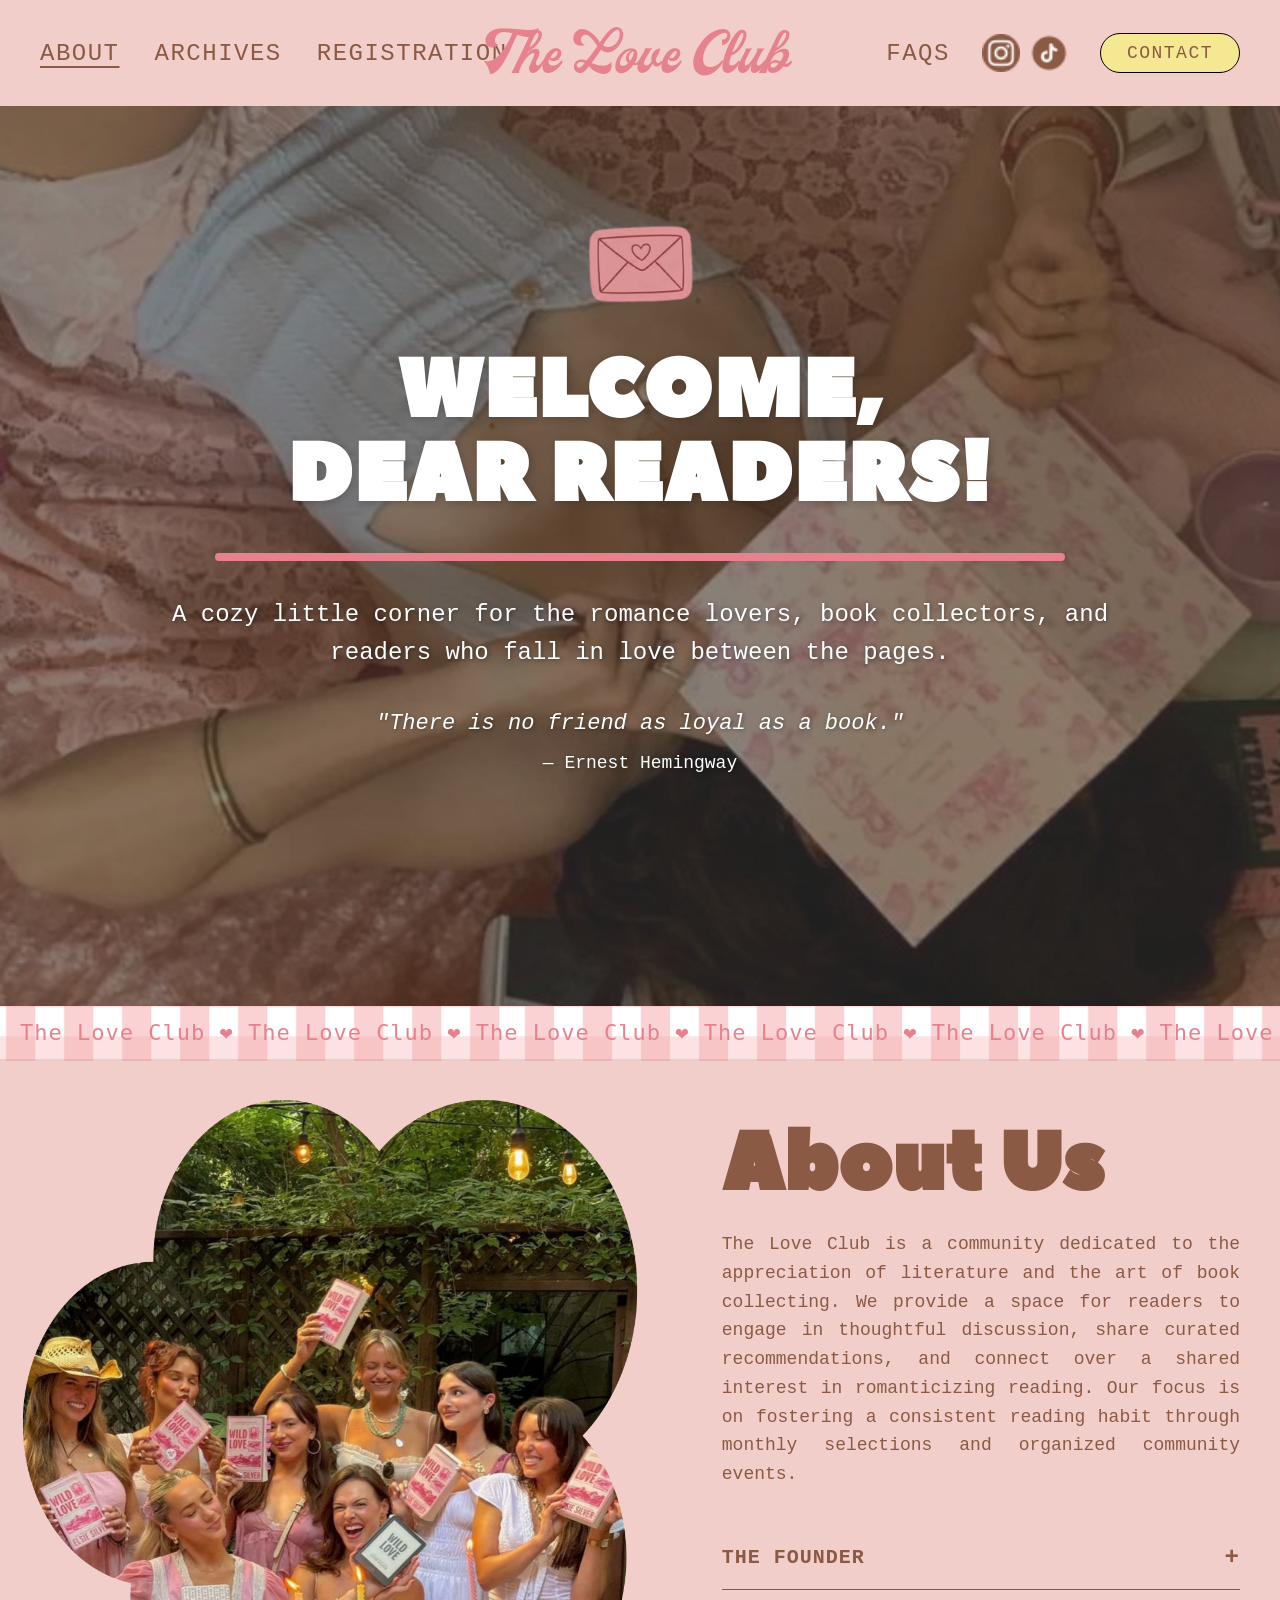
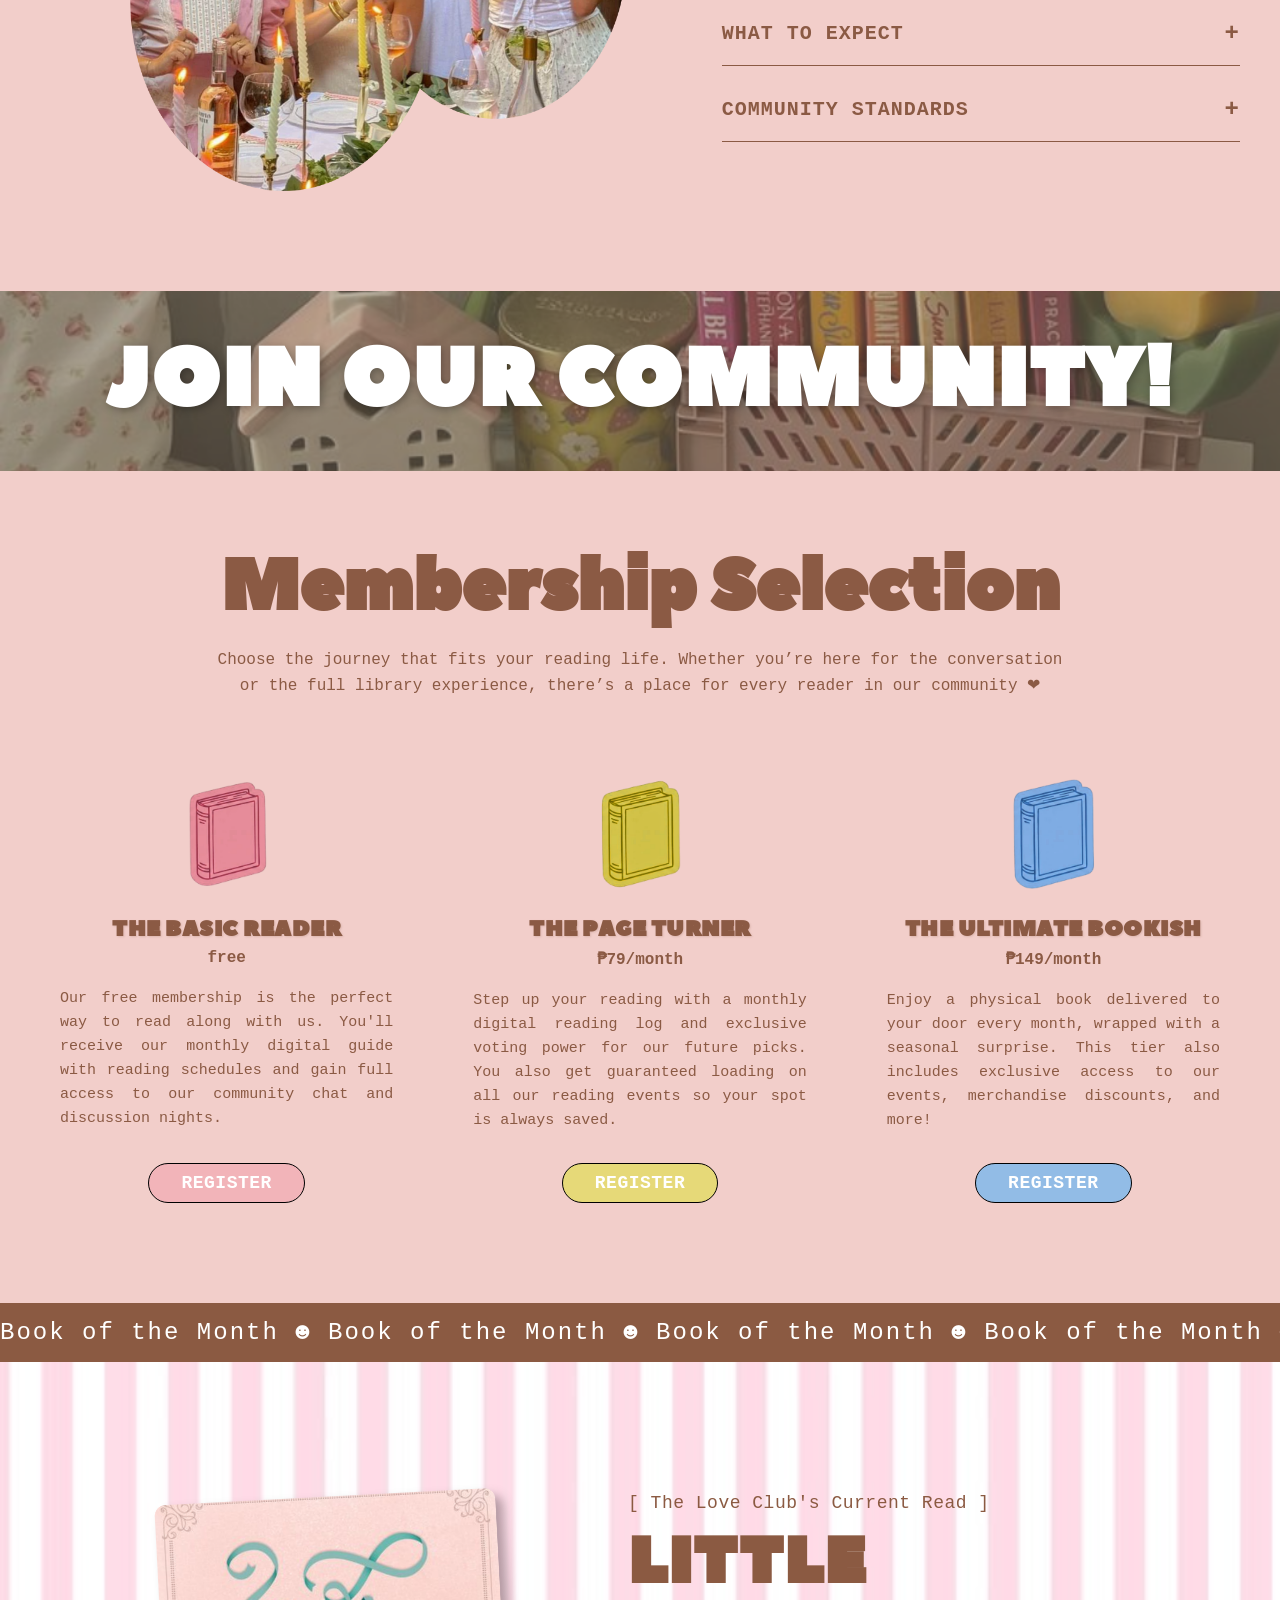
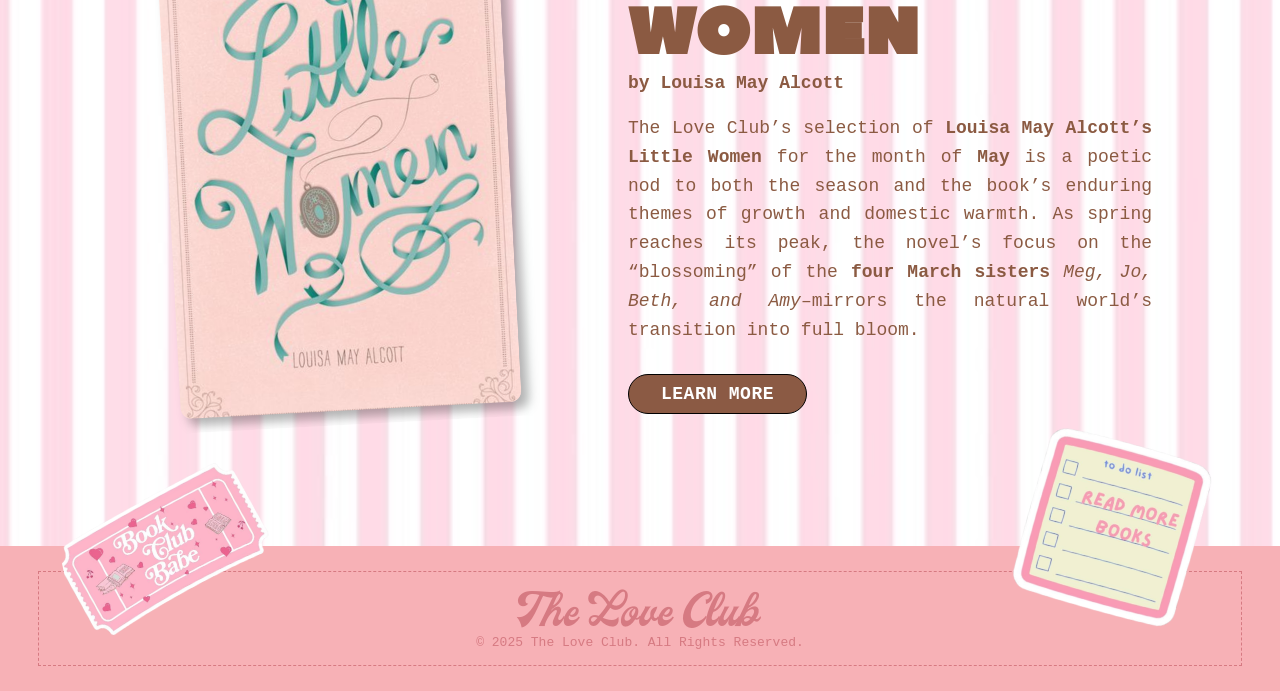
<file: Index.html>
<!DOCTYPE html>
<html lang="en">
<head>
    <meta charset="UTF-8">
    <meta name="viewport" content="width=device-width, initial-scale=1.0">
    <title>ABOUT 〡 The Love Club</title>
    
    <link rel="stylesheet" href="Nav.css">

    <style>

        body {
            background-color: #fcfcfc;
            margin: 0;
            padding: 0;
        }

        /* LANDING SECTION */
        .landing-container {
            width: 100%;
            min-height: 100vh; 
            background-image: linear-gradient(rgba(0,0,0,0.2), rgba(0,0,0,0.2)), url('landing-photo.png');
            background-size: cover;
            background-position: center;
            background-repeat: no-repeat;
            display: flex;
            flex-direction: column;
            justify-content: center; 
            align-items: center;
            text-align: center;
            padding: 65px 40px 100px 40px;
            box-sizing: border-box;
        }

        /*MAIL STICKER*/
        @keyframes floatingAnimation {
            0% { transform: translateY(0px); } /*original position*/
            50% { transform: translateY(-15px); } /*middle position*/
            100% { transform: translateY(0px); } /*last position*/
        }

        .sticker {
            width: 115px;            
            height: auto;
            margin-bottom: 25px;
            margin-top: -90px; 
            display: block; 
            animation: floatingAnimation 4.5s ease-in-out infinite; 
        }

        .heading-text {
            font-family: 'Peace Sans', sans-serif;
            color: #ffffff;
            font-size: 80px;         
            text-transform: uppercase;
            line-height: 1.05;
            letter-spacing: 2px;
            text-shadow: 2px 2px 8px rgba(0, 0, 0, 0.2);
        }

        .divider-line {
            width: 850px;
            height: 8px;
            background-color: #e5828d;
            margin: 35px 0;
            border: none;
            border-radius: 4px;
        }

        .description-text {
            font-family: monospace;
            color: #ffffff;
            font-size: 24px;         
            max-width: 950px;        
            line-height: 1.6;
            margin-bottom: 35px;
            text-shadow: 1px 1px 4px rgba(0, 0, 0, 0.4);
        }

        .quote-text {
            font-family: monospace;
            color: #ffffff;
            font-style: italic;
            font-size: 22px;         
            line-height: 1.5;
            text-shadow: 1px 1px 4px rgba(0, 0, 0, 0.4);
        }

        .quote-author {
            display: block;
            font-style: normal;
            font-size: 18px;
            margin-top: 10px;
        }

        /* ABOUT SECTION */
        .about-section {
            background-color: #f2ceca; 
            width: 100%;
            padding-bottom: 100px;
            display: flex;
            flex-direction: column;
            align-items: center;
        }

        .gingham-ticker {
            width: 100%;
            height: 55px;
            background-image: url('gingham-bg.png');
            background-repeat: repeat-x;
            display: flex;
            align-items: center;
            overflow: hidden;
            border-bottom: 2px solid rgba(139, 90, 68, 0.15);
            margin-bottom: 30px;
        }

        .ticker-track {
            white-space: nowrap;
            display: flex;
        }

        .ticker-track span {
            font-family: 'monospace';
            color: #e5828d;
            font-size: 22px;
            letter-spacing: 1px;
            padding-left: 20px;
        }

        .about-content-container {
            max-width: 1300px;
            width: 100%;
            padding: 0 40px;
            display: grid;
            grid-template-columns: 1.2fr 1fr; 
            gap: 60px;
            align-items: center;
            box-sizing: border-box;
        }

        .about-photo-wrapper {
            width: 100%;
            max-width: 580px;
            justify-self: start;
            display: flex;
            justify-content: center;
            align-items: center;
        }

        .about-photo {
            width: 700px;
            height: auto;
            display: block;
        }

        .about-text-wrapper {
            display: flex;
            flex-direction: column;
        }

        .about-heading {
            font-family: 'Peace Sans', sans-serif;
            color: #8B5A44;
            font-size: 80px;
            text-transform: none;
            margin-bottom: 25px;
            line-height: 1;
        }

        .about-description {
            font-family: monospace;
            color: #8B5A44;
            font-size: 18px;
            line-height: 1.6;
            margin-bottom: 40px;
            text-align: justify;
        }

        .info-blocks-container {
            width: 100%;
            display: flex;
            flex-direction: column;
        }

        .info-block {
            border-bottom: 1.5px solid #8B5A44;
            padding-bottom: 10px;
            margin-bottom: 15px;
        }

        .toggle-btn {
            width: 100%;
            background: none;
            border: none;
            outline: none;
            padding: 15px 0 8px 0;
            display: flex;
            justify-content: space-between;
            align-items: center;
            cursor: pointer;
            
            font-family: monospace;
            color: #8B5A44;
            font-size: 20px;
            font-weight: bold;
            letter-spacing: 1px;
        }

        .plus-icon {
            font-size: 24px;
        }

        .toggle-text {
            display: none; 
            font-family: monospace;
            text-align: justify;
            color: #8B5A44;
            font-size: 16px;
            line-height: 1.5;
            padding: 10px 0;
        }

        .toggle-text.show {
            display: block;
        }

        .expect-list {
            margin-left: 20px;
            padding-top: 5px;
            list-style-type: disc;
        }

        .expect-list li {
            margin-bottom: 8px;
            font-family: monospace;
            color: #8B5A44;
            font-size: 16px;
            line-height: 1.5;
        }

        .expect-list strong {
            color: #8B5A44;
        }

        .join-section {
            width: 100%;
            min-height: 180px; 
            background-image: url('join-bg.png');
            background-size: cover;
            background-position: center;
            background-repeat: no-repeat;
            
            display: flex;
            justify-content: center;
            align-items: center;
            text-align: center;
            padding: 40px;
            box-sizing: border-box;
        }

        .join-heading {
            font-family: 'Peace Sans', sans-serif;
            color: #ffffff;
            font-size: 80px; 
            text-transform: uppercase;
            letter-spacing: 2px;
            line-height: 1.1;
            text-shadow: 2px 2px 8px rgba(0, 0, 0, 0.3); 
        }

        .membership-section {
            background-color: #f2ceca; 
            width: 100%;
            padding: 80px 40px;
            display: flex;
            flex-direction: column;
            align-items: center;
            text-align: center;
            box-sizing: border-box;
        }

        .membership-heading {
            font-family: 'Peace Sans', sans-serif;
            color: #8B5A44;
            font-size: 72px;
            line-height: 1;
            margin-bottom: 25px;
        }

        .membership-subtext {
            font-family: monospace;
            color: #8B5A44;
            font-size: 16px;
            max-width: 850px;
            line-height: 1.6;
            margin-bottom: 60px;
        }

        .cards-container {
            max-width: 1200px;
            width: 100%;
            display: flex;
            justify-content: center;
            gap: 40px;
            align-items: stretch; 
        }

        .membership-card {
            flex: 1;
            display: flex;
            flex-direction: column;
            align-items: center;
            padding: 20px;
            text-align: center;
        }

        .card-sticker {
            height: 110px; 
            width: auto;
            margin-bottom: 25px;
            object-fit: contain;
            cursor: pointer;
            transition: transform 0.3s ease-in-out; /*animates the hover effect*/
        }

        .card-sticker:hover {
            transform: translateY(-15px); /*moves up position*/
        }

        .card-title {
            font-family: 'Peace Sans', sans-serif;
            color: #8B5A44;
            font-size: 22px;
            margin-bottom: 5px;
            letter-spacing: 0.5px;
            text-shadow: 1px 1px 2px rgba(139, 90, 68, 0.2);
        }

        .card-price {
            font-family: monospace;
            color: #8B5A44;
            font-size: 16px;
            font-weight: bold;
            margin-bottom: 20px;
            display: block;
        }

        .card-description {
            font-family: monospace;
            color: #8B5A44;
            font-size: 15px;
            line-height: 1.6;
            margin-bottom: 30px;
            text-align: justify; 
            flex-grow: 1; 
            min-height: 120px;
        }

        .register-btn {
            text-decoration: none;
            font-family: monospace; 
            font-size: 18px;
            font-weight: bold;
            padding: 10px 32px;
            border-radius: 25px;
            border: 1.5px solid #000000;
            color: #ffffff;
            line-height: 1;
            display: inline-block;
            letter-spacing: 0.5px;
            transition: background-color 0.2s ease;
            margin-top: auto; 
        }

        .btn-pink { background-color: #f2b4b9; }
        .btn-pink:hover { background-color: #e8a2a8; }

        .btn-yellow { background-color: #e6d978; }
        .btn-yellow:hover { background-color: #d6c860; }

        .btn-blue { background-color: #92bce6; }
        .btn-blue:hover { background-color: #7faad9; }

        .little-women-section {
            position: relative;
            width: 100%;
            background-color: #f7b1b6; 
            background-image: url('stripes-bg.png');
            background-repeat: repeat;
            background-position: center;
            display: flex;
            flex-direction: column; 
            box-sizing: border-box;
        }

        .botm-ticker {
            background-color: #8B5A42;
            color: #FFFFFF;
            font-family: monospace;
            text-align: center;
            padding: 16px 0; 
            font-size: 24px; 
            letter-spacing: 2px;
            width: 100%;
            white-space: nowrap;
            overflow: hidden;
            flex-shrink: 0; 
        }

        .little-women-container {
            display: flex;
            flex-direction: row; 
            width: 100%;
            padding: 120px 10%;    
            align-items: center; 
            justify-content: center; 
            gap: 80px; 
            box-sizing: border-box;
        }

        .little-women-cover {
            width: 420px; 
            height: auto;
            display: block;
            flex-shrink: 0; 
            border-radius: 6px;
            transform: rotate(-3deg); 
        }

        .little-women-content {
            max-width: 700px;
            color: #8B5A42; 
        }

        .little-women-subtitle {
            font-family: monospace;
            font-size: 18px;
            margin-bottom: 15px;
            letter-spacing: 0.5px;
        }

        .little-women-title {
            font-family: 'Peace Sans', sans-serif;
            font-size: 64px;
            line-height: 1.1;
            margin: 0 0 20px 0;
            letter-spacing: 1px;
        }

        .little-women-author {
            font-family: monospace; 
            font-size: 18px;
            letter-spacing: 0px;
            display: block; 
            margin-top: 5px;
        }

        .little-women-description {
            font-family: monospace;
            font-size: 18px;
            line-height: 1.6;
            margin-bottom: 30px;
            text-align: justify;
        }

        .learn-more-btn {
            text-decoration: none;
            font-family: monospace; 
            font-size: 18px;
            font-weight: bold;
            padding: 10px 32px;
            border-radius: 25px;
            border: 1.5px solid #000000;
            background-color: #8B5A44;
            color: #ffffff;
            line-height: 1;
            display: inline-block;
            letter-spacing: 0.5px;
            transition: background-color 0.2s ease;
            cursor: pointer;
        }

        .learn-more-btn:hover {
            background-color: #6E4430; 
        }

        .love-club-footer {
            position: relative; 
            width: 100%;
            background-color: #f7b1b6; 
            display: flex;
            flex-direction: column;
            align-items: center;
            padding: 25px 0; 
            margin: 0; 
            box-sizing: border-box;
        }

        .love-club-footer-border-box {
            position: relative;
            border: 1.5px dashed #d67a82; 
            width: 94%; 
            max-width: 1800px; 
            padding: 15px; 
            box-sizing: border-box;
            overflow: visible; 
        }

        .love-club-footer-content {
            text-align: center;
            color: #d67a82; 
            width: 100%;
        }

        .love-club-footer-brand {
            font-family: 'Milestone', cursive;
            font-size: 46px; 
            margin: 0 0 2px 0;
            font-weight: normal;
            letter-spacing: 1px;
            line-height: 1;
        }

        .love-club-footer-copyright {
            font-family: monospace;
            font-size: 13px;
            margin: 0;
        }

        .love-club-sticker-ticket {
            position: absolute;
            left: 2%; 
            width: 210px; 
            top: -120px; 
            height: auto;
            transform: rotate(-12deg); 
            z-index: 10; 
        }

        .love-club-sticker-todo {
            position: absolute;
            right: 2%; 
            width: 210px; 
            top: -150px; 
            height: auto;
            transform: rotate(8deg); 
            z-index: 10; 
        }

        @media (max-width: 1024px) {
            .heading-text { font-size: 64px; }
            .divider-line { width: 90%; }
            .description-text { font-size: 20px; }
            .about-heading { font-size: 64px; }
            .about-content-container { gap: 40px; padding: 0 30px; }
            .about-photo { width: 560px; }
            .join-heading { font-size: 64px; }
            .membership-heading { font-size: 58px; }
            .little-women-title { font-size: 52px; }
            .little-women-container { padding: 80px 8%; gap: 60px; }
            .little-women-cover { width: 340px; }
            .love-club-sticker-ticket { width: 170px; top: -95px; }
            .love-club-sticker-todo { width: 170px; top: -120px; }
        }

        @media (max-width: 900px) {
            .heading-text { font-size: 54px; }
            .description-text { font-size: 18px; }
            .quote-text { font-size: 18px; }
            .about-content-container {
                grid-template-columns: 1fr;
                gap: 30px;
                padding: 0 24px;
            }
            .about-photo-wrapper { max-width: 100%; justify-self: center; }
            .about-photo { width: 100%; max-width: 500px; }
            .about-heading { font-size: 56px; }
            .cards-container { flex-direction: column; align-items: center; gap: 24px; }
            .membership-card { width: 100%; max-width: 480px; }
            .little-women-container {
                flex-direction: column;
                align-items: center;
                padding: 60px 8%;
                gap: 40px;
                text-align: center;
            }
            .little-women-cover { width: 260px; }
            .little-women-description { text-align: center; }
            .little-women-content { max-width: 100%; }
            .love-club-sticker-ticket { width: 140px; top: -80px; }
            .love-club-sticker-todo { width: 140px; top: -100px; }
        }

        @media (max-width: 768px) {
            .landing-container { padding: 65px 24px 80px; }
            .heading-text { font-size: 44px; letter-spacing: 1px; }
            .divider-line { height: 6px; margin: 24px 0; }
            .description-text { font-size: 16px; }
            .quote-text { font-size: 16px; }
            .about-heading { font-size: 46px; }
            .about-description { font-size: 15px; }
            .toggle-btn { font-size: 17px; }
            .join-heading { font-size: 48px; }
            .membership-heading { font-size: 44px; }
            .membership-subtext { font-size: 14px; }
            .membership-section { padding: 60px 24px; }
            .little-women-title { font-size: 40px; }
            .little-women-description { font-size: 15px; }
            .botm-ticker { font-size: 18px; }
            .love-club-footer-brand { font-size: 36px; }
            .love-club-sticker-ticket { width: 120px; top: -68px; }
            .love-club-sticker-todo { width: 120px; top: -85px; }
        }

        @media (max-width: 600px) {
            .heading-text { font-size: 36px; }
            .sticker { width: 85px; margin-top: -60px; }
            .divider-line { width: 100%; height: 5px; margin: 18px 0; }
            .description-text { font-size: 14px; }
            .quote-text { font-size: 14px; }
            .quote-author { font-size: 13px; }
            .gingham-ticker { height: 44px; }
            .ticker-track span { font-size: 15px; }
            .about-content-container { padding: 0 16px; }
            .about-heading { font-size: 38px; }
            .about-description { font-size: 14px; }
            .toggle-btn { font-size: 15px; }
            .join-section { padding: 28px 20px; min-height: 120px; }
            .join-heading { font-size: 36px; letter-spacing: 1px; }
            .membership-heading { font-size: 34px; }
            .membership-subtext { font-size: 13px; margin-bottom: 36px; }
            .membership-section { padding: 48px 16px; }
            .card-sticker { height: 85px; }
            .card-title { font-size: 18px; }
            .card-description { font-size: 13px; }
            .register-btn { font-size: 15px; padding: 9px 26px; }
            .little-women-container { padding: 40px 6%; gap: 28px; }
            .little-women-cover { width: 200px; }
            .little-women-subtitle { font-size: 14px; }
            .little-women-title { font-size: 32px; }
            .little-women-author { font-size: 14px; }
            .little-women-description { font-size: 13px; }
            .learn-more-btn { font-size: 15px; padding: 9px 26px; }
            .botm-ticker { font-size: 15px; padding: 12px 0; }
            .love-club-footer-brand { font-size: 30px; }
            .love-club-footer-copyright { font-size: 11px; }
            .love-club-sticker-ticket { width: 95px; top: -54px; left: 1%; }
            .love-club-sticker-todo { width: 95px; top: -68px; right: 1%; }
        }

        @media (max-width: 430px) {
            .heading-text { font-size: 30px; }
            .sticker { width: 70px; margin-top: -50px; margin-bottom: 16px; }
            .description-text { font-size: 13px; }
            .quote-text { font-size: 13px; }
            .about-heading { font-size: 32px; }
            .join-heading { font-size: 28px; }
            .membership-heading { font-size: 28px; }
            .little-women-cover { width: 160px; }
            .little-women-title { font-size: 26px; }
            .love-club-sticker-ticket { width: 78px; top: -44px; }
            .love-club-sticker-todo { width: 78px; top: -55px; }
        }

        @media (max-width: 360px) {
            .heading-text { font-size: 26px; }
            .sticker { width: 60px; }
            .about-heading { font-size: 28px; }
            .join-heading { font-size: 24px; }
            .membership-heading { font-size: 24px; }
            .little-women-title { font-size: 22px; }
            .little-women-cover { width: 140px; }
            .love-club-footer-brand { font-size: 26px; }
            .love-club-sticker-ticket { width: 65px; top: -36px; }
            .love-club-sticker-todo { width: 65px; top: -46px; }
        }


            </style>
        </head>
        <body>

            <nav class="navbar">
                <div class="nav-left">
                    <a href="About.html" class="active-link">ABOUT</a>
                    <a href="Archives.html">ARCHIVES</a>
                    <a href="Registration.html">REGISTRATION</a>
                </div>

                <div class="nav-logo">
                    <a href="About.html">The Love Club</a>
                </div>

                <div class="nav-right">
                    <a href="Faqs.html">FAQs</a>
                    <div class="nav-socials">
                        <a href="https://www.instagram.com/theloveclubph__" target="_blank" class="icon-link">
                            <img src="ig.png" alt="Instagram">
                        </a>
                        <a href="https://www.tiktok.com/@theloveclubph__" target="_blank" class="icon-link">
                            <img src="tiktok.png" alt="TikTok" class="tiktok-icon">
                        </a>
                    </div>
                    <a href="Contact.html" class="contact-btn">CONTACT</a>
                </div>
            </nav>

            <div class="landing-container">
                <img src="mail-sticker.png" alt="Mail" class="sticker">
                <h1 class="heading-text">Welcome,<br>Dear Readers!</h1>
                <hr class="divider-line">
                <p class="description-text">
                    A cozy little corner for the romance lovers, book collectors, and readers who fall in love between the pages.
                </p>
                <p class="quote-text">
                    "There is no friend as loyal as a book."
                    <span class="quote-author">— Ernest Hemingway</span>
                </p>
            </div>

            <section class="about-section">
                <div class="gingham-ticker">
                    <div class="ticker-track">
                        <span>The Love Club ❤︎⁠ The Love Club ❤︎⁠ The Love Club ❤︎⁠ The Love Club ❤︎⁠ The Love Club ❤︎⁠ The Love Club ❤︎⁠ The Love Club ❤︎⁠ The Love Club ❤︎⁠ The Love Club ❤︎⁠ The Love Club ❤︎⁠</span>
                    </div>
                </div>

                <div class="about-content-container">
                    <div class="about-photo-wrapper">
                        <img src="us-photo.png" alt="Our Community" class="about-photo">
                    </div>

                    <div class="about-text-wrapper">
                        <h2 class="about-heading">About Us</h2>
                        <p class="about-description">
                            The Love Club is a community dedicated to the appreciation of literature and the art of book collecting. We provide a space for readers to engage in thoughtful discussion, share curated recommendations, and connect over a shared interest in romanticizing reading. Our focus is on fostering a consistent reading habit through monthly selections and organized community events.
                        </p>

                        <div class="info-blocks-container">
                            <div class="info-block">
                                <button class="toggle-btn">
                                    <span>THE FOUNDER</span>
                                    <span class="plus-icon">+</span>
                                </button>
                                <p class="toggle-text">
                                    The Love Club was founded by <b>Ms. Anezka Jinn</b> as a sanctuary for the hopeless romantics and the dreamers. Born from a love for stories that make the heart ache and soar, this club is a dedicated space for those who find magic in the pages of a book.
                                </p>
                            </div>

                            <div class="info-block">
                                <button class="toggle-btn">
                                    <span>WHAT TO EXPECT</span>
                                    <span class="plus-icon">+</span>
                                </button>
                                <div class="toggle-text">
                                    <p style="margin-bottom: 10px;">We’re so excited to have you! Here is a little glimpse of what to expect when you become a member of our community:</p>
                                    <ul class="expect-list">
                                        <li><strong>The Monthly Pick:</strong> A carefully selected book for us to dive into together every month.</li>
                                        <li><strong>Curated Treats:</strong> Members-only reading kits, aesthetic digital guides, and sweet little surprises.</li>
                                        <li><strong>Special Gatherings:</strong> Themed reading dates, afternoon picnics, and discussion nights about our current reads.</li>
                                    </ul>
                                </div>
                            </div>

                            <div class="info-block">
                                <button class="toggle-btn">
                                    <span>COMMUNITY STANDARDS</span>
                                    <span class="plus-icon">+</span>
                                </button>
                                <p class="toggle-text">
                                    To keep our sanctuary safe and happy for all our members and future members, we simply ask that you lead with kindness and respect for every unique perspective shared. We maintain a no-pressure environment where you are always welcome regardless of your reading pace, ensuring our space remains a soft, supportive haven for everyone to open their hearts.
                                </p>
                            </div>
                        </div>
                    </div>
                </div>
            </section>

            <section class="join-section">
                <h2 class="join-heading">JOIN OUR COMMUNITY!</h2>
            </section>

            <section class="membership-section">
                <h2 class="membership-heading">Membership Selection</h2>
                <p class="membership-subtext">
                    Choose the journey that fits your reading life. Whether you’re here for the conversation or the full library experience, there’s a place for every reader in our community ❤︎
                </p>

                <div class="cards-container">
                    <div class="membership-card">
                        <img src="basic-sticker.png" alt="Basic Reader Sticker" class="card-sticker">
                        <h3 class="card-title">THE BASIC READER</h3>
                        <span class="card-price">free</span>
                        <p class="card-description">
                            Our free membership is the perfect way to read along with us. You'll receive our monthly digital guide with reading schedules and gain full access to our community chat and discussion nights.
                        </p>
                        <a href="Registration.html?tier=Basic Reader" class="register-btn btn-pink">REGISTER</a>
                    </div>

                    <div class="membership-card">
                        <img src="page-sticker.png" alt="Page Turner Sticker" class="card-sticker">
                        <h3 class="card-title">THE PAGE TURNER</h3>
                        <span class="card-price">₱79/month</span>
                        <p class="card-description">
                            Step up your reading with a monthly digital reading log and exclusive voting power for our future picks. You also get guaranteed loading on all our reading events so your spot is always saved.
                        </p>
                        <a href="Registration.html?tier=Page Turner" class="register-btn btn-yellow">REGISTER</a>
                    </div>

                    <div class="membership-card">
                        <img src="ult-sticker.png" alt="Ultimate Bookish Sticker" class="card-sticker">
                        <h3 class="card-title">THE ULTIMATE BOOKISH</h3>
                        <span class="card-price">₱149/month</span>
                        <p class="card-description">
                            Enjoy a physical book delivered to your door every month, wrapped with a seasonal surprise. This tier also includes exclusive access to our events, merchandise discounts, and more!
                        </p>
                        <a href="Registration.html?tier=Ultimate Bookish" class="register-btn btn-blue">REGISTER</a>
                    </div>
                </div>
            </section>

            <section class="little-women-section">
                <div class="botm-ticker">
                    <span>Book of the Month ☻ Book of the Month ☻ Book of the Month ☻ Book of the Month ☻ Book of the Month ☻ Book of the Month ☻ Book of the Month ☻ Book of the Month Book of the Month ☻ Book of the Month ☻ Book of the Month ☻ </span>
                </div>

                <div class="little-women-container">
                    <div class="little-women-cover-wrapper">
                        <img src="little-women.png" alt="Little Women Book Cover" class="little-women-cover">
                    </div>

                    <div class="little-women-content">
                        <p class="little-women-subtitle">[ The Love Club's Current Read ]</p>
                        <h1 class="little-women-title">
                            LITTLE WOMEN <span class="little-women-author">by Louisa May Alcott</span>
                        </h1>
                        <p class="little-women-description">
                            The Love Club’s selection of <b>Louisa May Alcott’s Little Women</b> for the month of <b>May</b> is a poetic nod to both the season and the book’s enduring themes of growth and domestic warmth. As spring reaches its peak, the novel’s focus on the “blossoming” of the <b>four March sisters</b> <em>Meg, Jo, Beth, and Amy</em>–mirrors the natural world’s transition into full bloom.
                        </p>
                        <a href="https://www.goodreads.com/book/show/1934.Little_Women" target="_blank" class="little-women-btn-link">
                            <button class="learn-more-btn">LEARN MORE</button>
                        </a>
                    </div>
                </div>
            </section>

            <footer class="love-club-footer">
                <div class="love-club-footer-border-box">
                    <img src="ticket-sticker.png" alt="Book Club Babe Ticket" class="love-club-sticker-ticket">
                    
                    <div class="love-club-footer-content">
                        <h2 class="love-club-footer-brand">The Love Club</h2>
                        <p class="love-club-footer-copyright">© 2025 The Love Club. All Rights Reserved.</p>
                    </div>
                    
                    <img src="todo-sticker.png" alt="Read More Books To Do List" class="love-club-sticker-todo">
                </div>
            </footer>

            <script>
                const toggleButtons = document.querySelectorAll('.toggle-btn');

                toggleButtons.forEach(btn => {
                    btn.addEventListener('click', function() {
                        const textParagraph = this.nextElementSibling;
                        const icon = this.querySelector('.plus-icon');

                        textParagraph.classList.toggle('show'); /*adds 'show', if absent, removes*/

                        if (textParagraph.classList.contains('show')) {
                            icon.textContent = '−'; /*button becomes minus sign*/
                            
                            setTimeout(() => {
                                textParagraph.scrollIntoView({ behavior: 'smooth', block: 'nearest' });
                            }, 50); 
                        } else {
                            icon.textContent = '+'; /*button becomes plus sign*/
                        }
                    });
                });
            </script>

</body>
</html>
</file>
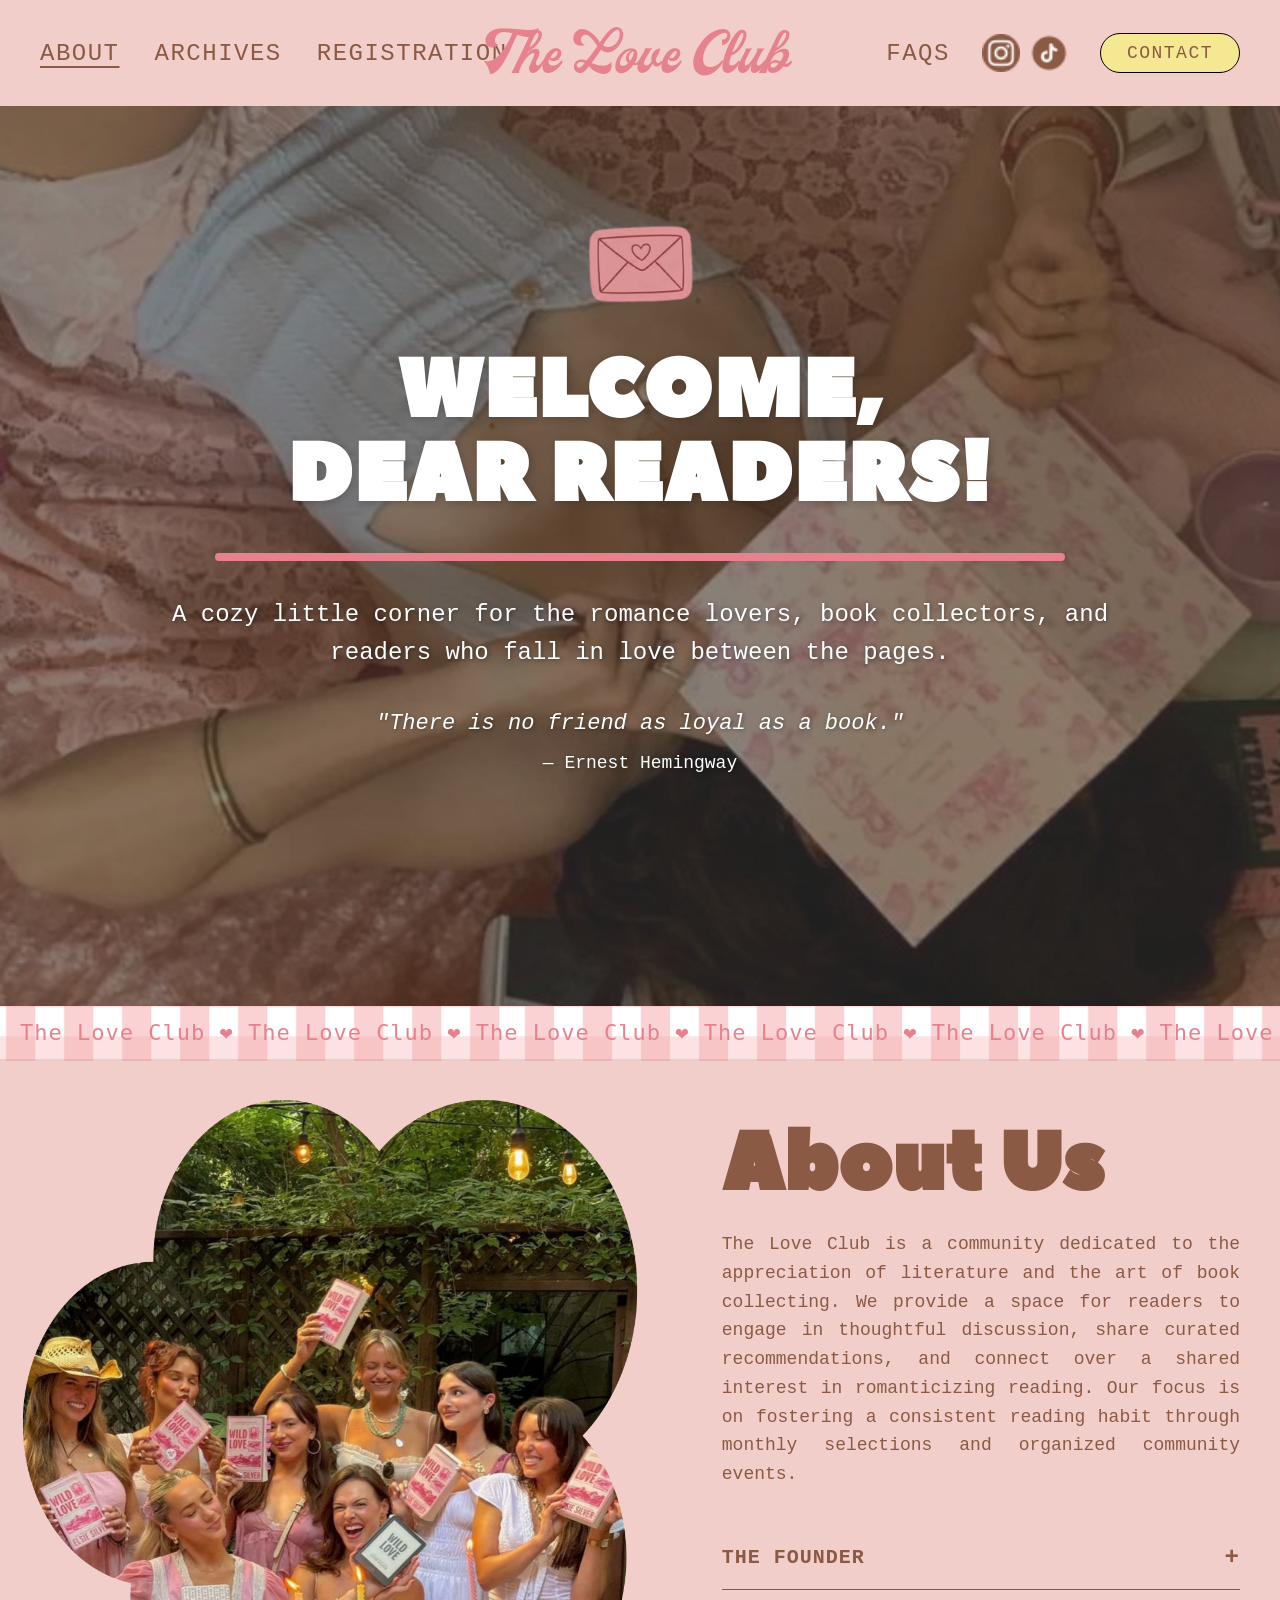
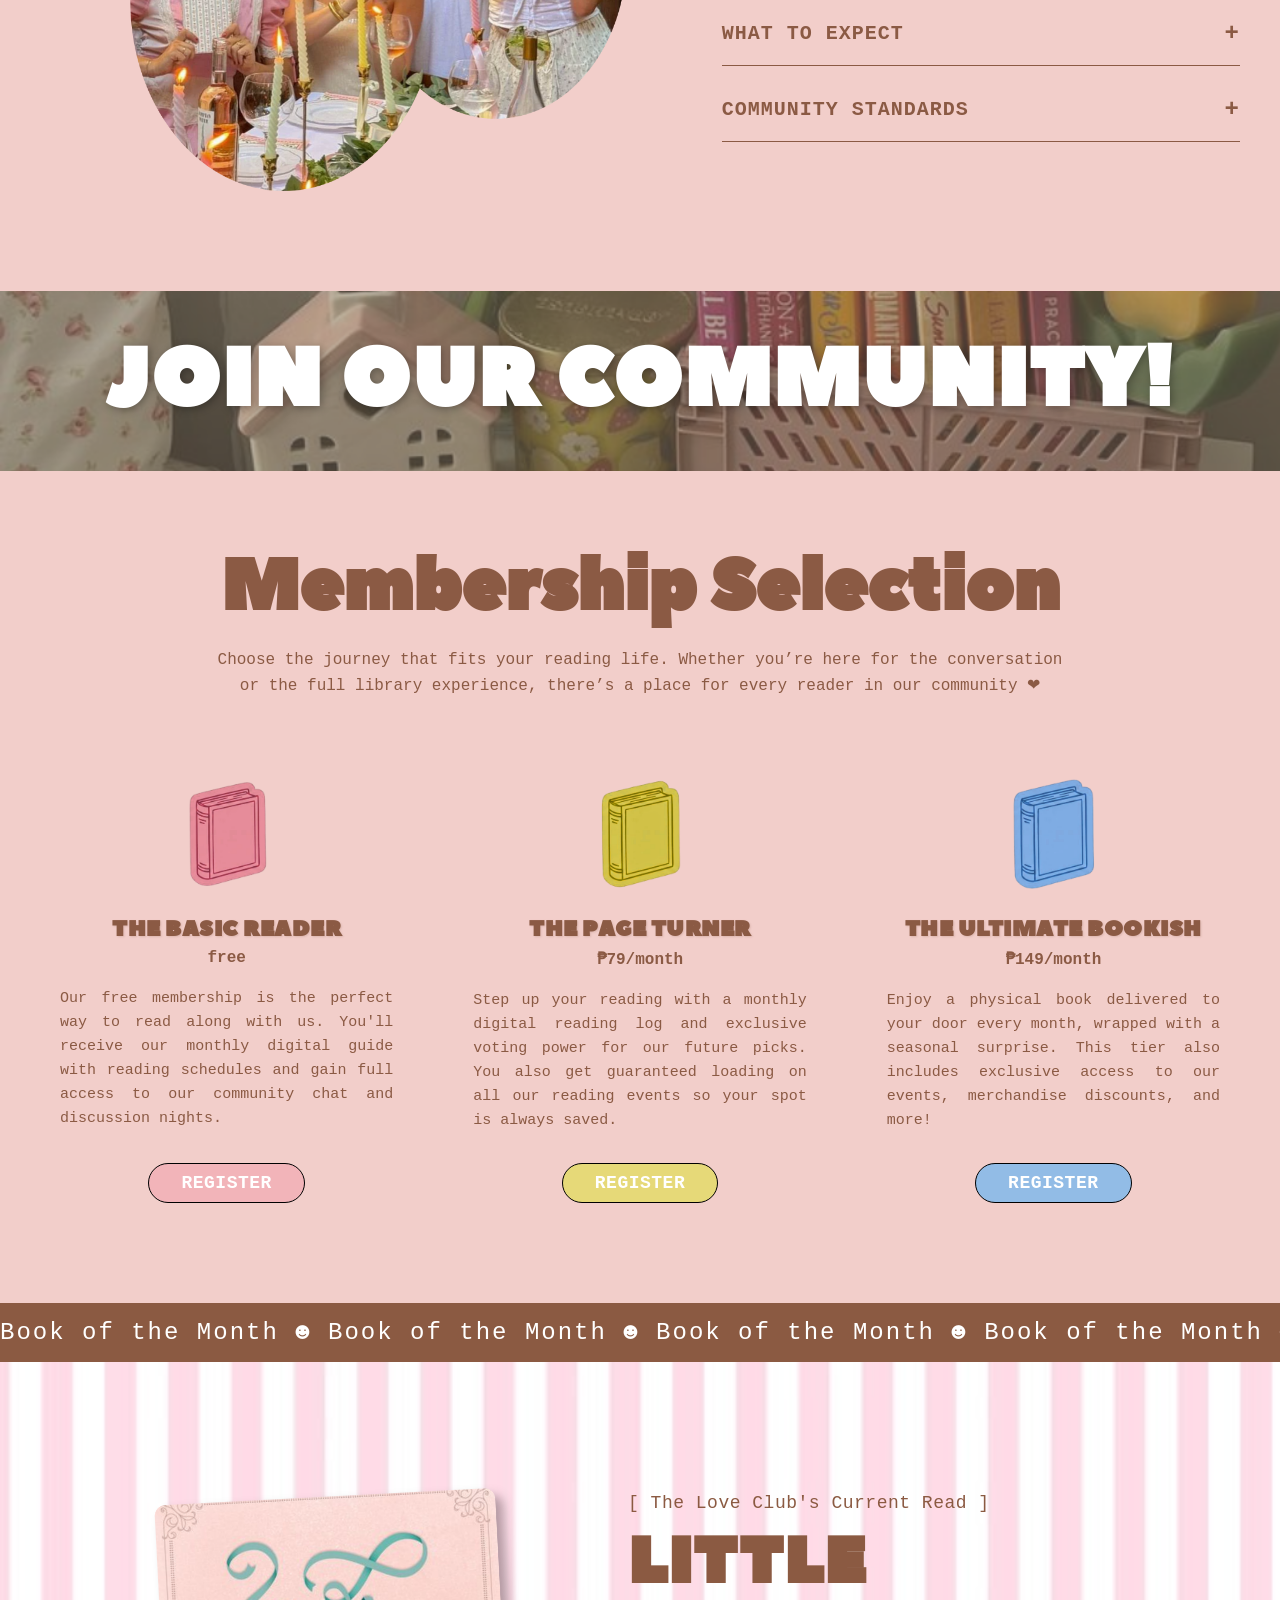
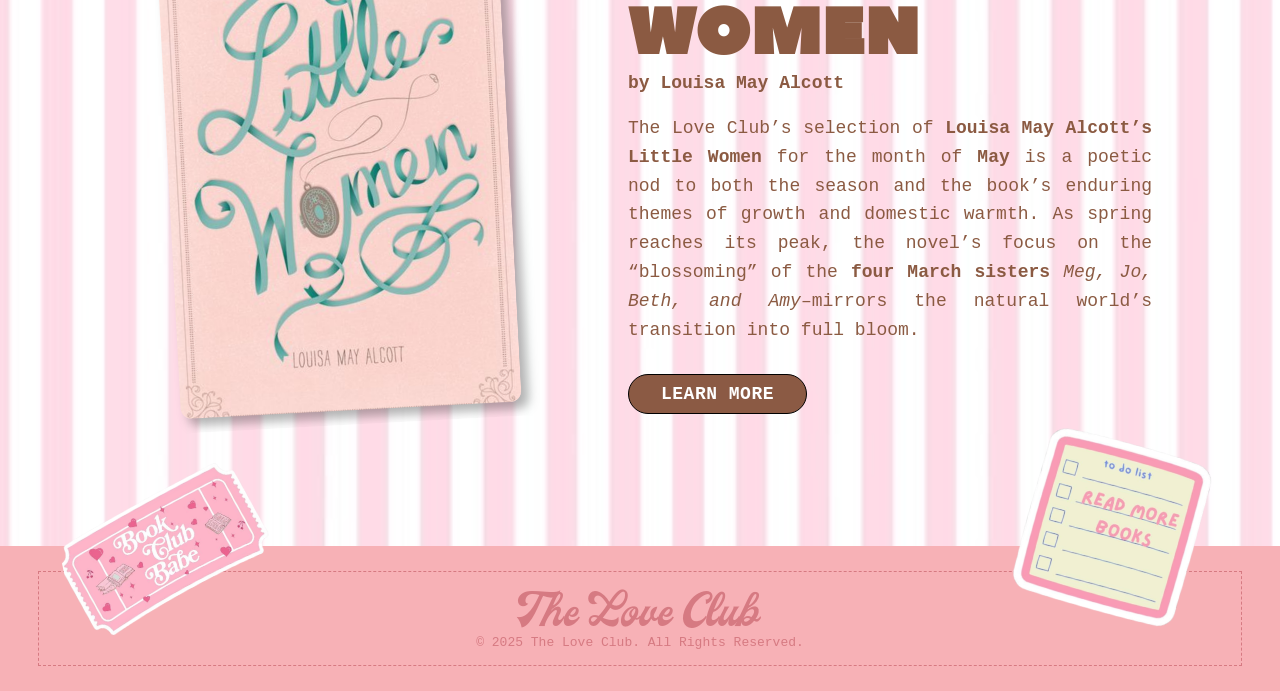
<file: index.html>
<!DOCTYPE html>
<html lang="en">
<head>
    <meta charset="UTF-8">
    <meta name="viewport" content="width=device-width, initial-scale=1.0">
    <title>ABOUT 〡 The Love Club</title>
    
    <link rel="stylesheet" href="Nav.css">

    <style>

        body {
            background-color: #fcfcfc;
            margin: 0;
            padding: 0;
        }

        /* LANDING SECTION */
        .landing-container {
            width: 100%;
            min-height: 100vh; 
            background-image: linear-gradient(rgba(0,0,0,0.2), rgba(0,0,0,0.2)), url('landing-photo.png');
            background-size: cover;
            background-position: center;
            background-repeat: no-repeat;
            display: flex;
            flex-direction: column;
            justify-content: center; 
            align-items: center;
            text-align: center;
            padding: 65px 40px 100px 40px;
            box-sizing: border-box;
        }

        /*MAIL STICKER*/
        @keyframes floatingAnimation {
            0% { transform: translateY(0px); } /*original position*/
            50% { transform: translateY(-15px); } /*middle position*/
            100% { transform: translateY(0px); } /*last position*/
        }

        .sticker {
            width: 115px;            
            height: auto;
            margin-bottom: 25px;
            margin-top: -90px; 
            display: block; 
            animation: floatingAnimation 4.5s ease-in-out infinite; 
        }

        .heading-text {
            font-family: 'Peace Sans', sans-serif;
            color: #ffffff;
            font-size: 80px;         
            text-transform: uppercase;
            line-height: 1.05;
            letter-spacing: 2px;
            text-shadow: 2px 2px 8px rgba(0, 0, 0, 0.2);
        }

        .divider-line {
            width: 850px;
            height: 8px;
            background-color: #e5828d;
            margin: 35px 0;
            border: none;
            border-radius: 4px;
        }

        .description-text {
            font-family: monospace;
            color: #ffffff;
            font-size: 24px;         
            max-width: 950px;        
            line-height: 1.6;
            margin-bottom: 35px;
            text-shadow: 1px 1px 4px rgba(0, 0, 0, 0.4);
        }

        .quote-text {
            font-family: monospace;
            color: #ffffff;
            font-style: italic;
            font-size: 22px;         
            line-height: 1.5;
            text-shadow: 1px 1px 4px rgba(0, 0, 0, 0.4);
        }

        .quote-author {
            display: block;
            font-style: normal;
            font-size: 18px;
            margin-top: 10px;
        }

        /* ABOUT SECTION */
        .about-section {
            background-color: #f2ceca; 
            width: 100%;
            padding-bottom: 100px;
            display: flex;
            flex-direction: column;
            align-items: center;
        }

        .gingham-ticker {
            width: 100%;
            height: 55px;
            background-image: url('gingham-bg.png');
            background-repeat: repeat-x;
            display: flex;
            align-items: center;
            overflow: hidden;
            border-bottom: 2px solid rgba(139, 90, 68, 0.15);
            margin-bottom: 30px;
        }

        .ticker-track {
            white-space: nowrap;
            display: flex;
        }

        .ticker-track span {
            font-family: 'monospace';
            color: #e5828d;
            font-size: 22px;
            letter-spacing: 1px;
            padding-left: 20px;
        }

        .about-content-container {
            max-width: 1300px;
            width: 100%;
            padding: 0 40px;
            display: grid;
            grid-template-columns: 1.2fr 1fr; 
            gap: 60px;
            align-items: center;
            box-sizing: border-box;
        }

        .about-photo-wrapper {
            width: 100%;
            max-width: 580px;
            justify-self: start;
            display: flex;
            justify-content: center;
            align-items: center;
        }

        .about-photo {
            width: 700px;
            height: auto;
            display: block;
        }

        .about-text-wrapper {
            display: flex;
            flex-direction: column;
        }

        .about-heading {
            font-family: 'Peace Sans', sans-serif;
            color: #8B5A44;
            font-size: 80px;
            text-transform: none;
            margin-bottom: 25px;
            line-height: 1;
        }

        .about-description {
            font-family: monospace;
            color: #8B5A44;
            font-size: 18px;
            line-height: 1.6;
            margin-bottom: 40px;
            text-align: justify;
        }

        .info-blocks-container {
            width: 100%;
            display: flex;
            flex-direction: column;
        }

        .info-block {
            border-bottom: 1.5px solid #8B5A44;
            padding-bottom: 10px;
            margin-bottom: 15px;
        }

        .toggle-btn {
            width: 100%;
            background: none;
            border: none;
            outline: none;
            padding: 15px 0 8px 0;
            display: flex;
            justify-content: space-between;
            align-items: center;
            cursor: pointer;
            
            font-family: monospace;
            color: #8B5A44;
            font-size: 20px;
            font-weight: bold;
            letter-spacing: 1px;
        }

        .plus-icon {
            font-size: 24px;
        }

        .toggle-text {
            display: none; 
            font-family: monospace;
            text-align: justify;
            color: #8B5A44;
            font-size: 16px;
            line-height: 1.5;
            padding: 10px 0;
        }

        .toggle-text.show {
            display: block;
        }

        .expect-list {
            margin-left: 20px;
            padding-top: 5px;
            list-style-type: disc;
        }

        .expect-list li {
            margin-bottom: 8px;
            font-family: monospace;
            color: #8B5A44;
            font-size: 16px;
            line-height: 1.5;
        }

        .expect-list strong {
            color: #8B5A44;
        }

        .join-section {
            width: 100%;
            min-height: 180px; 
            background-image: url('join-bg.png');
            background-size: cover;
            background-position: center;
            background-repeat: no-repeat;
            
            display: flex;
            justify-content: center;
            align-items: center;
            text-align: center;
            padding: 40px;
            box-sizing: border-box;
        }

        .join-heading {
            font-family: 'Peace Sans', sans-serif;
            color: #ffffff;
            font-size: 80px; 
            text-transform: uppercase;
            letter-spacing: 2px;
            line-height: 1.1;
            text-shadow: 2px 2px 8px rgba(0, 0, 0, 0.3); 
        }

        .membership-section {
            background-color: #f2ceca; 
            width: 100%;
            padding: 80px 40px;
            display: flex;
            flex-direction: column;
            align-items: center;
            text-align: center;
            box-sizing: border-box;
        }

        .membership-heading {
            font-family: 'Peace Sans', sans-serif;
            color: #8B5A44;
            font-size: 72px;
            line-height: 1;
            margin-bottom: 25px;
        }

        .membership-subtext {
            font-family: monospace;
            color: #8B5A44;
            font-size: 16px;
            max-width: 850px;
            line-height: 1.6;
            margin-bottom: 60px;
        }

        .cards-container {
            max-width: 1200px;
            width: 100%;
            display: flex;
            justify-content: center;
            gap: 40px;
            align-items: stretch; 
        }

        .membership-card {
            flex: 1;
            display: flex;
            flex-direction: column;
            align-items: center;
            padding: 20px;
            text-align: center;
        }

        .card-sticker {
            height: 110px; 
            width: auto;
            margin-bottom: 25px;
            object-fit: contain;
            cursor: pointer;
            transition: transform 0.3s ease-in-out; /*animates the hover effect*/
        }

        .card-sticker:hover {
            transform: translateY(-15px); /*moves up position*/
        }

        .card-title {
            font-family: 'Peace Sans', sans-serif;
            color: #8B5A44;
            font-size: 22px;
            margin-bottom: 5px;
            letter-spacing: 0.5px;
            text-shadow: 1px 1px 2px rgba(139, 90, 68, 0.2);
        }

        .card-price {
            font-family: monospace;
            color: #8B5A44;
            font-size: 16px;
            font-weight: bold;
            margin-bottom: 20px;
            display: block;
        }

        .card-description {
            font-family: monospace;
            color: #8B5A44;
            font-size: 15px;
            line-height: 1.6;
            margin-bottom: 30px;
            text-align: justify; 
            flex-grow: 1; 
            min-height: 120px;
        }

        .register-btn {
            text-decoration: none;
            font-family: monospace; 
            font-size: 18px;
            font-weight: bold;
            padding: 10px 32px;
            border-radius: 25px;
            border: 1.5px solid #000000;
            color: #ffffff;
            line-height: 1;
            display: inline-block;
            letter-spacing: 0.5px;
            transition: background-color 0.2s ease;
            margin-top: auto; 
        }

        .btn-pink { background-color: #f2b4b9; }
        .btn-pink:hover { background-color: #e8a2a8; }

        .btn-yellow { background-color: #e6d978; }
        .btn-yellow:hover { background-color: #d6c860; }

        .btn-blue { background-color: #92bce6; }
        .btn-blue:hover { background-color: #7faad9; }

        .little-women-section {
            position: relative;
            width: 100%;
            background-color: #f7b1b6; 
            background-image: url('stripes-bg.png');
            background-repeat: repeat;
            background-position: center;
            display: flex;
            flex-direction: column; 
            box-sizing: border-box;
        }

        .botm-ticker {
            background-color: #8B5A42;
            color: #FFFFFF;
            font-family: monospace;
            text-align: center;
            padding: 16px 0; 
            font-size: 24px; 
            letter-spacing: 2px;
            width: 100%;
            white-space: nowrap;
            overflow: hidden;
            flex-shrink: 0; 
        }

        .little-women-container {
            display: flex;
            flex-direction: row; 
            width: 100%;
            padding: 120px 10%;    
            align-items: center; 
            justify-content: center; 
            gap: 80px; 
            box-sizing: border-box;
        }

        .little-women-cover {
            width: 420px; 
            height: auto;
            display: block;
            flex-shrink: 0; 
            border-radius: 6px;
            transform: rotate(-3deg); 
        }

        .little-women-content {
            max-width: 700px;
            color: #8B5A42; 
        }

        .little-women-subtitle {
            font-family: monospace;
            font-size: 18px;
            margin-bottom: 15px;
            letter-spacing: 0.5px;
        }

        .little-women-title {
            font-family: 'Peace Sans', sans-serif;
            font-size: 64px;
            line-height: 1.1;
            margin: 0 0 20px 0;
            letter-spacing: 1px;
        }

        .little-women-author {
            font-family: monospace; 
            font-size: 18px;
            letter-spacing: 0px;
            display: block; 
            margin-top: 5px;
        }

        .little-women-description {
            font-family: monospace;
            font-size: 18px;
            line-height: 1.6;
            margin-bottom: 30px;
            text-align: justify;
        }

        .learn-more-btn {
            text-decoration: none;
            font-family: monospace; 
            font-size: 18px;
            font-weight: bold;
            padding: 10px 32px;
            border-radius: 25px;
            border: 1.5px solid #000000;
            background-color: #8B5A44;
            color: #ffffff;
            line-height: 1;
            display: inline-block;
            letter-spacing: 0.5px;
            transition: background-color 0.2s ease;
            cursor: pointer;
        }

        .learn-more-btn:hover {
            background-color: #6E4430; 
        }

        .love-club-footer {
            position: relative; 
            width: 100%;
            background-color: #f7b1b6; 
            display: flex;
            flex-direction: column;
            align-items: center;
            padding: 25px 0; 
            margin: 0; 
            box-sizing: border-box;
        }

        .love-club-footer-border-box {
            position: relative;
            border: 1.5px dashed #d67a82; 
            width: 94%; 
            max-width: 1800px; 
            padding: 15px; 
            box-sizing: border-box;
            overflow: visible; 
        }

        .love-club-footer-content {
            text-align: center;
            color: #d67a82; 
            width: 100%;
        }

        .love-club-footer-brand {
            font-family: 'Milestone', cursive;
            font-size: 46px; 
            margin: 0 0 2px 0;
            font-weight: normal;
            letter-spacing: 1px;
            line-height: 1;
        }

        .love-club-footer-copyright {
            font-family: monospace;
            font-size: 13px;
            margin: 0;
        }

        .love-club-sticker-ticket {
            position: absolute;
            left: 2%; 
            width: 210px; 
            top: -120px; 
            height: auto;
            transform: rotate(-12deg); 
            z-index: 10; 
        }

        .love-club-sticker-todo {
            position: absolute;
            right: 2%; 
            width: 210px; 
            top: -150px; 
            height: auto;
            transform: rotate(8deg); 
            z-index: 10; 
        }

        @media (max-width: 1024px) {
            .heading-text { font-size: 64px; }
            .divider-line { width: 90%; }
            .description-text { font-size: 20px; }
            .about-heading { font-size: 64px; }
            .about-content-container { gap: 40px; padding: 0 30px; }
            .about-photo { width: 560px; }
            .join-heading { font-size: 64px; }
            .membership-heading { font-size: 58px; }
            .little-women-title { font-size: 52px; }
            .little-women-container { padding: 80px 8%; gap: 60px; }
            .little-women-cover { width: 340px; }
            .love-club-sticker-ticket { width: 170px; top: -95px; }
            .love-club-sticker-todo { width: 170px; top: -120px; }
        }

        @media (max-width: 900px) {
            .heading-text { font-size: 54px; }
            .description-text { font-size: 18px; }
            .quote-text { font-size: 18px; }
            .about-content-container {
                grid-template-columns: 1fr;
                gap: 30px;
                padding: 0 24px;
            }
            .about-photo-wrapper { max-width: 100%; justify-self: center; }
            .about-photo { width: 100%; max-width: 500px; }
            .about-heading { font-size: 56px; }
            .cards-container { flex-direction: column; align-items: center; gap: 24px; }
            .membership-card { width: 100%; max-width: 480px; }
            .little-women-container {
                flex-direction: column;
                align-items: center;
                padding: 60px 8%;
                gap: 40px;
                text-align: center;
            }
            .little-women-cover { width: 260px; }
            .little-women-description { text-align: center; }
            .little-women-content { max-width: 100%; }
            .love-club-sticker-ticket { width: 140px; top: -80px; }
            .love-club-sticker-todo { width: 140px; top: -100px; }
        }

        @media (max-width: 768px) {
            .landing-container { padding: 65px 24px 80px; }
            .heading-text { font-size: 44px; letter-spacing: 1px; }
            .divider-line { height: 6px; margin: 24px 0; }
            .description-text { font-size: 16px; }
            .quote-text { font-size: 16px; }
            .about-heading { font-size: 46px; }
            .about-description { font-size: 15px; }
            .toggle-btn { font-size: 17px; }
            .join-heading { font-size: 48px; }
            .membership-heading { font-size: 44px; }
            .membership-subtext { font-size: 14px; }
            .membership-section { padding: 60px 24px; }
            .little-women-title { font-size: 40px; }
            .little-women-description { font-size: 15px; }
            .botm-ticker { font-size: 18px; }
            .love-club-footer-brand { font-size: 36px; }
            .love-club-sticker-ticket { width: 120px; top: -68px; }
            .love-club-sticker-todo { width: 120px; top: -85px; }
        }

        @media (max-width: 600px) {
            .heading-text { font-size: 36px; }
            .sticker { width: 85px; margin-top: -60px; }
            .divider-line { width: 100%; height: 5px; margin: 18px 0; }
            .description-text { font-size: 14px; }
            .quote-text { font-size: 14px; }
            .quote-author { font-size: 13px; }
            .gingham-ticker { height: 44px; }
            .ticker-track span { font-size: 15px; }
            .about-content-container { padding: 0 16px; }
            .about-heading { font-size: 38px; }
            .about-description { font-size: 14px; }
            .toggle-btn { font-size: 15px; }
            .join-section { padding: 28px 20px; min-height: 120px; }
            .join-heading { font-size: 36px; letter-spacing: 1px; }
            .membership-heading { font-size: 34px; }
            .membership-subtext { font-size: 13px; margin-bottom: 36px; }
            .membership-section { padding: 48px 16px; }
            .card-sticker { height: 85px; }
            .card-title { font-size: 18px; }
            .card-description { font-size: 13px; }
            .register-btn { font-size: 15px; padding: 9px 26px; }
            .little-women-container { padding: 40px 6%; gap: 28px; }
            .little-women-cover { width: 200px; }
            .little-women-subtitle { font-size: 14px; }
            .little-women-title { font-size: 32px; }
            .little-women-author { font-size: 14px; }
            .little-women-description { font-size: 13px; }
            .learn-more-btn { font-size: 15px; padding: 9px 26px; }
            .botm-ticker { font-size: 15px; padding: 12px 0; }
            .love-club-footer-brand { font-size: 30px; }
            .love-club-footer-copyright { font-size: 11px; }
            .love-club-sticker-ticket { width: 95px; top: -54px; left: 1%; }
            .love-club-sticker-todo { width: 95px; top: -68px; right: 1%; }
        }

        @media (max-width: 430px) {
            .heading-text { font-size: 30px; }
            .sticker { width: 70px; margin-top: -50px; margin-bottom: 16px; }
            .description-text { font-size: 13px; }
            .quote-text { font-size: 13px; }
            .about-heading { font-size: 32px; }
            .join-heading { font-size: 28px; }
            .membership-heading { font-size: 28px; }
            .little-women-cover { width: 160px; }
            .little-women-title { font-size: 26px; }
            .love-club-sticker-ticket { width: 78px; top: -44px; }
            .love-club-sticker-todo { width: 78px; top: -55px; }
        }

        @media (max-width: 360px) {
            .heading-text { font-size: 26px; }
            .sticker { width: 60px; }
            .about-heading { font-size: 28px; }
            .join-heading { font-size: 24px; }
            .membership-heading { font-size: 24px; }
            .little-women-title { font-size: 22px; }
            .little-women-cover { width: 140px; }
            .love-club-footer-brand { font-size: 26px; }
            .love-club-sticker-ticket { width: 65px; top: -36px; }
            .love-club-sticker-todo { width: 65px; top: -46px; }
        }


            </style>
        </head>
        <body>

            <nav class="navbar">
                <div class="nav-left">
                    <a href="index.html" class="active-link">ABOUT</a>
                    <a href="Archives.html">ARCHIVES</a>
                    <a href="Registration.html">REGISTRATION</a>
                </div>

                <div class="nav-logo">
                    <a href="index.html">The Love Club</a>
                </div>

                <div class="nav-right">
                    <a href="faqs.html">FAQs</a>
                    <div class="nav-socials">
                        <a href="https://www.instagram.com/theloveclubph__" target="_blank" class="icon-link">
                            <img src="ig.png" alt="Instagram">
                        </a>
                        <a href="https://www.tiktok.com/@theloveclubph__" target="_blank" class="icon-link">
                            <img src="tiktok.png" alt="TikTok" class="tiktok-icon">
                        </a>
                    </div>
                    <a href="Contact.html" class="contact-btn">CONTACT</a>
                </div>
            </nav>

            <div class="landing-container">
                <img src="mail-sticker.png" alt="Mail" class="sticker">
                <h1 class="heading-text">Welcome,<br>Dear Readers!</h1>
                <hr class="divider-line">
                <p class="description-text">
                    A cozy little corner for the romance lovers, book collectors, and readers who fall in love between the pages.
                </p>
                <p class="quote-text">
                    "There is no friend as loyal as a book."
                    <span class="quote-author">— Ernest Hemingway</span>
                </p>
            </div>

            <section class="about-section">
                <div class="gingham-ticker">
                    <div class="ticker-track">
                        <span>The Love Club ❤︎⁠ The Love Club ❤︎⁠ The Love Club ❤︎⁠ The Love Club ❤︎⁠ The Love Club ❤︎⁠ The Love Club ❤︎⁠ The Love Club ❤︎⁠ The Love Club ❤︎⁠ The Love Club ❤︎⁠ The Love Club ❤︎⁠</span>
                    </div>
                </div>

                <div class="about-content-container">
                    <div class="about-photo-wrapper">
                        <img src="us-photo.png" alt="Our Community" class="about-photo">
                    </div>

                    <div class="about-text-wrapper">
                        <h2 class="about-heading">About Us</h2>
                        <p class="about-description">
                            The Love Club is a community dedicated to the appreciation of literature and the art of book collecting. We provide a space for readers to engage in thoughtful discussion, share curated recommendations, and connect over a shared interest in romanticizing reading. Our focus is on fostering a consistent reading habit through monthly selections and organized community events.
                        </p>

                        <div class="info-blocks-container">
                            <div class="info-block">
                                <button class="toggle-btn">
                                    <span>THE FOUNDER</span>
                                    <span class="plus-icon">+</span>
                                </button>
                                <p class="toggle-text">
                                    The Love Club was founded by <b>Ms. Anezka Jinn</b> as a sanctuary for the hopeless romantics and the dreamers. Born from a love for stories that make the heart ache and soar, this club is a dedicated space for those who find magic in the pages of a book.
                                </p>
                            </div>

                            <div class="info-block">
                                <button class="toggle-btn">
                                    <span>WHAT TO EXPECT</span>
                                    <span class="plus-icon">+</span>
                                </button>
                                <div class="toggle-text">
                                    <p style="margin-bottom: 10px;">We’re so excited to have you! Here is a little glimpse of what to expect when you become a member of our community:</p>
                                    <ul class="expect-list">
                                        <li><strong>The Monthly Pick:</strong> A carefully selected book for us to dive into together every month.</li>
                                        <li><strong>Curated Treats:</strong> Members-only reading kits, aesthetic digital guides, and sweet little surprises.</li>
                                        <li><strong>Special Gatherings:</strong> Themed reading dates, afternoon picnics, and discussion nights about our current reads.</li>
                                    </ul>
                                </div>
                            </div>

                            <div class="info-block">
                                <button class="toggle-btn">
                                    <span>COMMUNITY STANDARDS</span>
                                    <span class="plus-icon">+</span>
                                </button>
                                <p class="toggle-text">
                                    To keep our sanctuary safe and happy for all our members and future members, we simply ask that you lead with kindness and respect for every unique perspective shared. We maintain a no-pressure environment where you are always welcome regardless of your reading pace, ensuring our space remains a soft, supportive haven for everyone to open their hearts.
                                </p>
                            </div>
                        </div>
                    </div>
                </div>
            </section>

            <section class="join-section">
                <h2 class="join-heading">JOIN OUR COMMUNITY!</h2>
            </section>

            <section class="membership-section">
                <h2 class="membership-heading">Membership Selection</h2>
                <p class="membership-subtext">
                    Choose the journey that fits your reading life. Whether you’re here for the conversation or the full library experience, there’s a place for every reader in our community ❤︎
                </p>

                <div class="cards-container">
                    <div class="membership-card">
                        <img src="basic-sticker.png" alt="Basic Reader Sticker" class="card-sticker">
                        <h3 class="card-title">THE BASIC READER</h3>
                        <span class="card-price">free</span>
                        <p class="card-description">
                            Our free membership is the perfect way to read along with us. You'll receive our monthly digital guide with reading schedules and gain full access to our community chat and discussion nights.
                        </p>
                        <a href="Registration.html?tier=Basic Reader" class="register-btn btn-pink">REGISTER</a>
                    </div>

                    <div class="membership-card">
                        <img src="page-sticker.png" alt="Page Turner Sticker" class="card-sticker">
                        <h3 class="card-title">THE PAGE TURNER</h3>
                        <span class="card-price">₱79/month</span>
                        <p class="card-description">
                            Step up your reading with a monthly digital reading log and exclusive voting power for our future picks. You also get guaranteed loading on all our reading events so your spot is always saved.
                        </p>
                        <a href="Registration.html?tier=Page Turner" class="register-btn btn-yellow">REGISTER</a>
                    </div>

                    <div class="membership-card">
                        <img src="ult-sticker.png" alt="Ultimate Bookish Sticker" class="card-sticker">
                        <h3 class="card-title">THE ULTIMATE BOOKISH</h3>
                        <span class="card-price">₱149/month</span>
                        <p class="card-description">
                            Enjoy a physical book delivered to your door every month, wrapped with a seasonal surprise. This tier also includes exclusive access to our events, merchandise discounts, and more!
                        </p>
                        <a href="Registration.html?tier=Ultimate Bookish" class="register-btn btn-blue">REGISTER</a>
                    </div>
                </div>
            </section>

            <section class="little-women-section">
                <div class="botm-ticker">
                    <span>Book of the Month ☻ Book of the Month ☻ Book of the Month ☻ Book of the Month ☻ Book of the Month ☻ Book of the Month ☻ Book of the Month ☻ Book of the Month Book of the Month ☻ Book of the Month ☻ Book of the Month ☻ </span>
                </div>

                <div class="little-women-container">
                    <div class="little-women-cover-wrapper">
                        <img src="little-women.png" alt="Little Women Book Cover" class="little-women-cover">
                    </div>

                    <div class="little-women-content">
                        <p class="little-women-subtitle">[ The Love Club's Current Read ]</p>
                        <h1 class="little-women-title">
                            LITTLE WOMEN <span class="little-women-author">by Louisa May Alcott</span>
                        </h1>
                        <p class="little-women-description">
                            The Love Club’s selection of <b>Louisa May Alcott’s Little Women</b> for the month of <b>May</b> is a poetic nod to both the season and the book’s enduring themes of growth and domestic warmth. As spring reaches its peak, the novel’s focus on the “blossoming” of the <b>four March sisters</b> <em>Meg, Jo, Beth, and Amy</em>–mirrors the natural world’s transition into full bloom.
                        </p>
                        <a href="https://www.goodreads.com/book/show/1934.Little_Women" target="_blank" class="little-women-btn-link">
                            <button class="learn-more-btn">LEARN MORE</button>
                        </a>
                    </div>
                </div>
            </section>

            <footer class="love-club-footer">
                <div class="love-club-footer-border-box">
                    <img src="ticket-sticker.png" alt="Book Club Babe Ticket" class="love-club-sticker-ticket">
                    
                    <div class="love-club-footer-content">
                        <h2 class="love-club-footer-brand">The Love Club</h2>
                        <p class="love-club-footer-copyright">© 2025 The Love Club. All Rights Reserved.</p>
                    </div>
                    
                    <img src="todo-sticker.png" alt="Read More Books To Do List" class="love-club-sticker-todo">
                </div>
            </footer>

            <script>
                const toggleButtons = document.querySelectorAll('.toggle-btn');

                toggleButtons.forEach(btn => {
                    btn.addEventListener('click', function() {
                        const textParagraph = this.nextElementSibling;
                        const icon = this.querySelector('.plus-icon');

                        textParagraph.classList.toggle('show'); /*adds 'show', if absent, removes*/

                        if (textParagraph.classList.contains('show')) {
                            icon.textContent = '−'; /*button becomes minus sign*/
                            
                            setTimeout(() => {
                                textParagraph.scrollIntoView({ behavior: 'smooth', block: 'nearest' });
                            }, 50); 
                        } else {
                            icon.textContent = '+'; /*button becomes plus sign*/
                        }
                    });
                });
            </script>

</body>
</html>
</file>
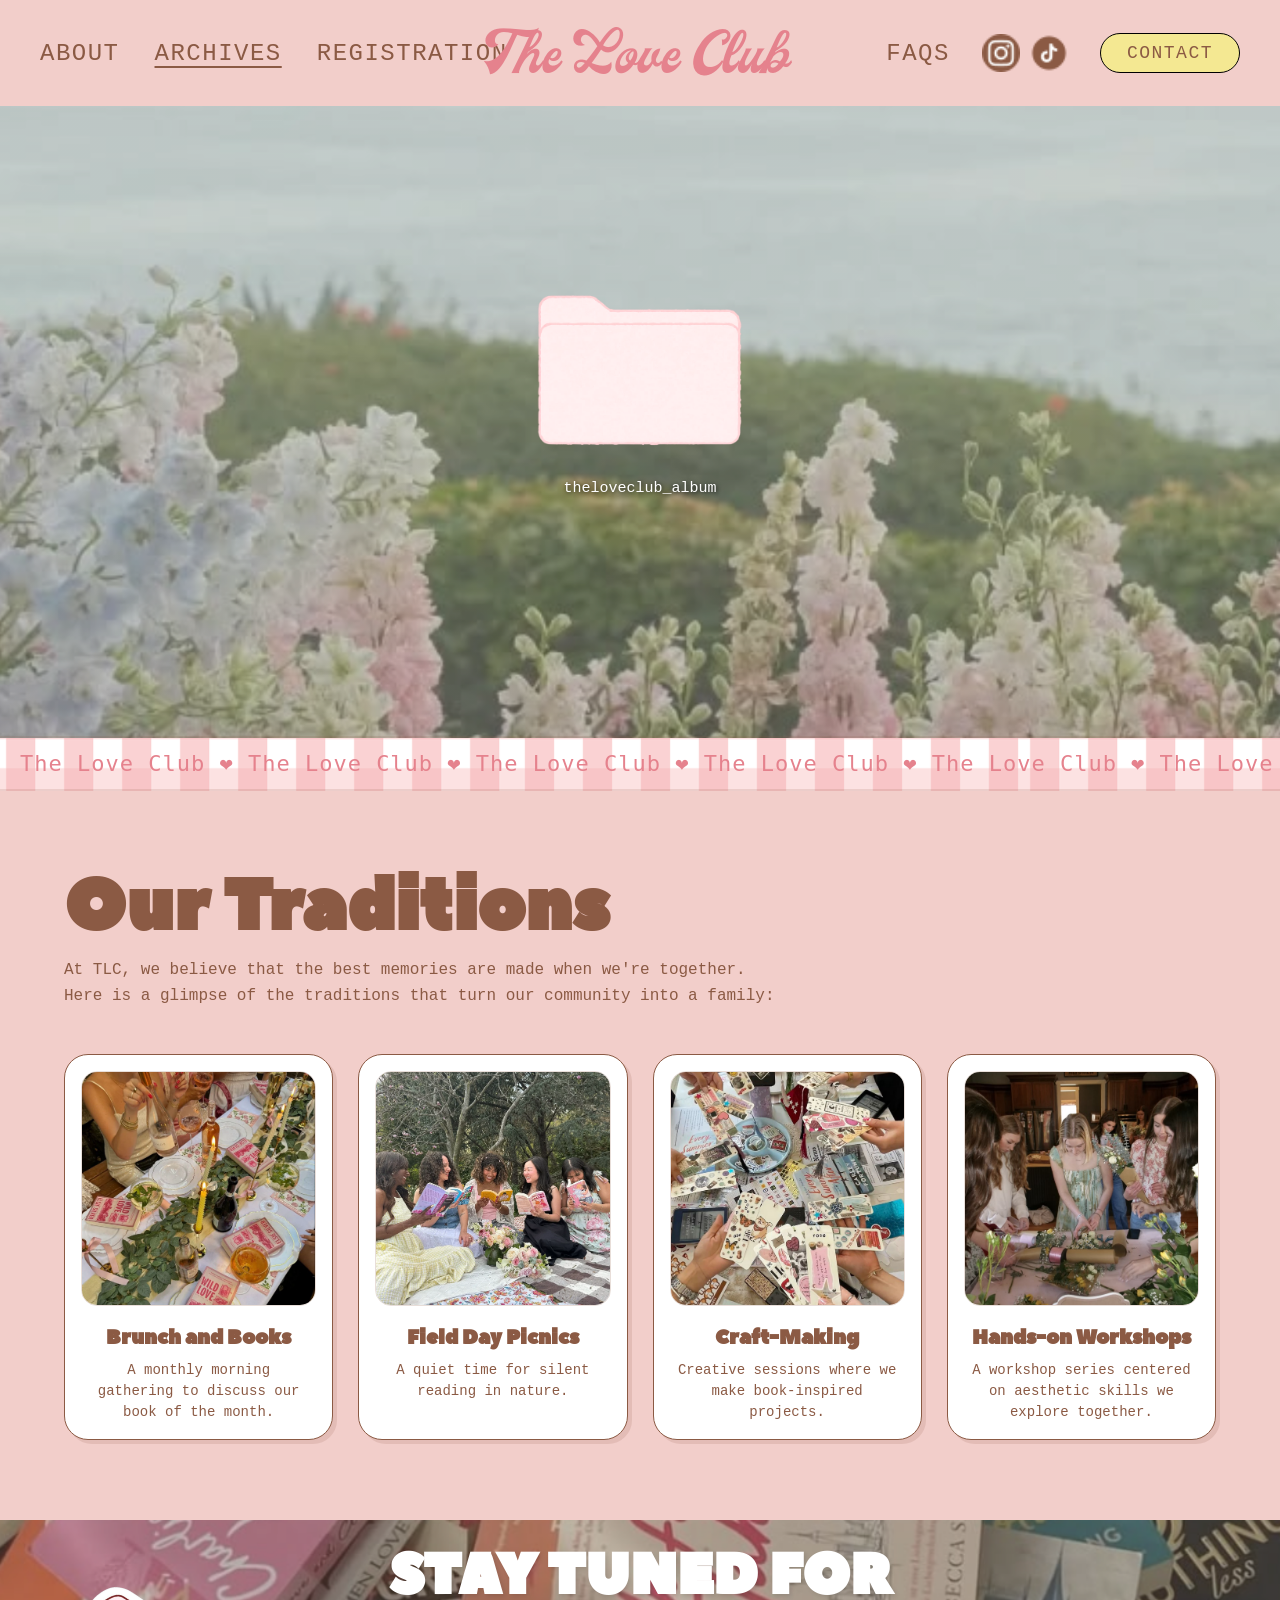
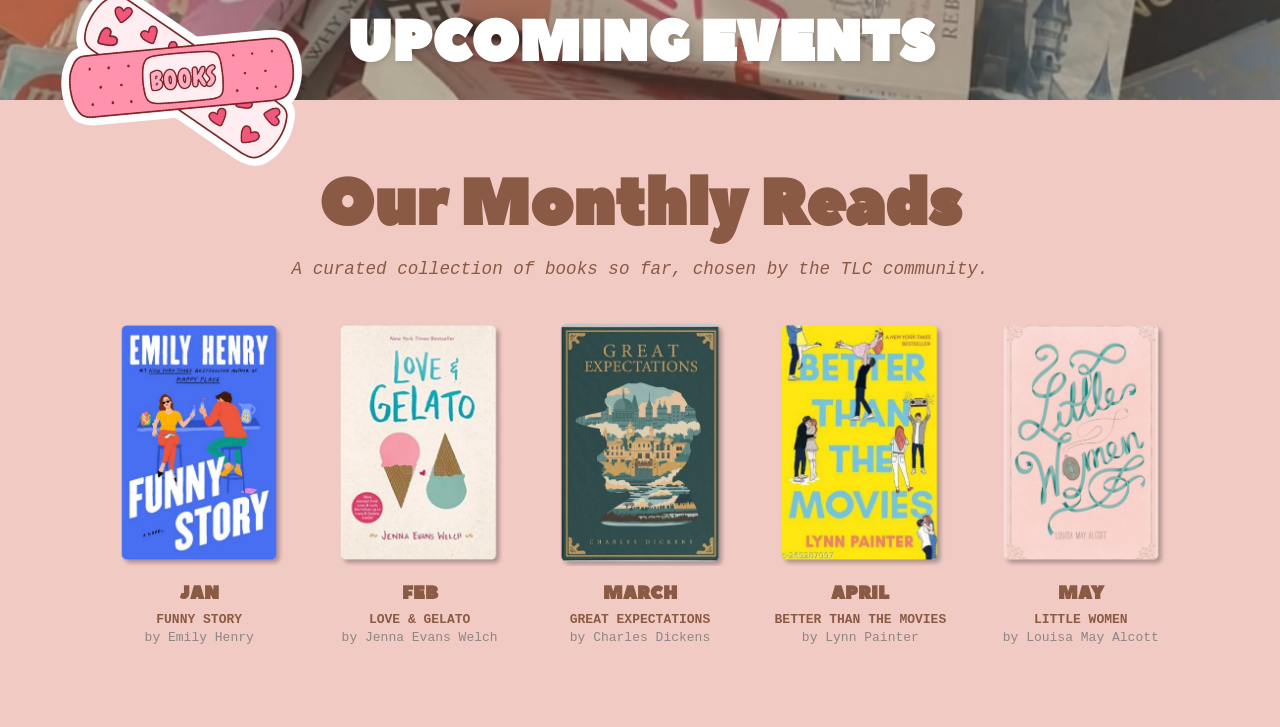
<file: Archives.html>
<!DOCTYPE html>
<html lang="en">
<head>
    <meta charset="UTF-8">
    <meta name="viewport" content="width=device-width, initial-scale=1.0">
    <title>ARCHIVES 〡 The Love Club</title>

    <link rel="stylesheet" href="Nav.css">

    <style>
        body {
            background-color: #fcfcfc;
            background-image: linear-gradient(rgba(0, 0, 0, 0.15), rgba(0, 0, 0, 0.15)), url('flowers-bg.png');
            background-size: cover;
            background-position: center;
            background-attachment: fixed;
            margin: 0;
            padding: 0;
            min-height: 100vh;
            overflow-x: hidden;
        }
        
        /* ARCHIVE WRAPPER */
        .archive-wrapper {
            display: flex;
            justify-content: center;
            align-items: center;
            padding: 140px 0 240px 0; 
            position: relative;
            overflow: hidden; 
            width: 100%;
            box-sizing: border-box;
        }

        /* ALBUM ITEMS */
        .album-container {
            position: relative;
            width: 250px; 
            height: 250px;
            display: flex;
            justify-content: center;
            align-items: center;
            cursor: pointer;
        }

        .folder-box {
            position: relative;
            z-index: 10;
            text-align: center;
        }

        .folder-box img {
            width: 240px; 
            height: auto;
        }

        .folder-box p {
            font-family: monospace;
            color: #ffffff;
            margin-top: -10px; 
            font-size: 15px;
            text-shadow: 1px 1px 4px rgba(0, 0, 0, 0.8);
            position: relative;
            z-index: 11;
        }

        /* POLAROID ANIMATION */
        .pola {
            position: absolute;
            width: 190px; 
            height: auto;
            top: 50%;
            left: 50%;
            transform: translate(-50%, -50%) scale(0.3);
            opacity: 0;
            z-index: 5;
            transition: all 0.6s cubic-bezier(0.25, 1, 0.5, 1);
            pointer-events: none;
        }

        .album-container:hover .pola {
            opacity: 1;
            pointer-events: auto;
        }

        /* POLAROID POSITIONS */
        .album-container:hover .pola-1 { transform: translate(-560px, -40px) rotate(-12deg) scale(1); }
        .album-container:hover .pola-2 { transform: translate(-340px, -220px) rotate(8deg) scale(1); }
        .album-container:hover .pola-3 { transform: translate(200px, -220px) rotate(-10deg) scale(1); }
        .album-container:hover .pola-4 { transform: translate(420px, -40px) rotate(12deg) scale(1); }
        .album-container:hover .pola-5 { transform: translate(220px, 90px) rotate(8deg) scale(1); }
        .album-container:hover .pola-6 { transform: translate(-360px, 90px) rotate(-8deg) scale(1); }

        /* GINGHAM TICKER */
        .gingham-ticker {
            width: 100%;
            height: 55px;
            background-image: url('gingham-bg.png');
            background-repeat: repeat-x;
            display: flex;
            align-items: center;
            overflow: hidden;
            border-bottom: 2px solid rgba(139, 90, 68, 0.15);
            border-top: 2px solid rgba(139, 90, 68, 0.15);
        }

        .ticker-track {
            white-space: nowrap;
            display: flex;
        }

        .ticker-track span {
            font-family: 'monospace';
            color: #e5828d;
            font-size: 22px;
            letter-spacing: 1px;
            padding-left: 20px;
        }

    
        .traditions-section {
            background-color: #f2ceca; 
            width: 100%;
            padding: 80px 5%;
            display: flex;
            flex-direction: column;
            align-items: center;
            box-sizing: border-box;
        }

        .traditions-header-container {
            width: 100%;
            max-width: 1200px;
            text-align: left;
            margin-bottom: 45px;
        }

        .traditions-main-heading {
            font-family: 'Peace Sans', sans-serif;
            color: #8B5A44;
            font-size: 72px;
            line-height: 1;
            margin: 0 0 15px 0;
        }

        .traditions-subtext {
            font-family: monospace;
            color: #8B5A44;
            font-size: 16px;
            line-height: 1.6;
            margin: 0;
        }

        .traditions-cards-grid {
            max-width: 1200px;
            width: 100%;
            display: grid;
            grid-template-columns: repeat(auto-fit, minmax(250px, 1fr));
            gap: 25px;
        }

        .traditions-card {
            background-color: #ffffff;
            border: 1.5px solid #8B5A44;
            border-radius: 24px;
            padding: 16px;
            display: flex;
            flex-direction: column;
            align-items: center;
            text-align: center;
            box-sizing: border-box;
            box-shadow: 4px 4px 0px rgba(139, 90, 68, 0.15);
            transition: transform 0.25s ease, box-shadow 0.25s ease;
        }

        .traditions-card:hover {
            transform: translateY(-4px);
            box-shadow: 6px 6px 0px rgba(139, 90, 68, 0.2);
        }

        .traditions-img-wrapper {
            width: 100%;
            margin-bottom: 20px;
            border-radius: 16px;
            overflow: hidden;
            border: 1px solid rgba(139, 90, 68, 0.2);
        }

        .traditions-card-img {
            width: 100%;
            display: block;
            object-fit: cover;
            aspect-ratio: 1 / 1; 
        }

        .traditions-card-title {
            font-family: 'Peace Sans', sans-serif;
            color: #8B5A44;
            font-size: 20px;
            margin: 0 0 10px 0;
            line-height: 1.2;
        }

        .traditions-card-desc {
            font-family: monospace;
            color: #8B5A44;
            font-size: 14px;
            line-height: 1.5;
            margin: 0;
            padding: 0 5px;
        }

        
        .upcoming-events-section {
            background-color: #f2cac4;
            width: 100%;
            display: flex;
            flex-direction: column;
            align-items: center;
            box-sizing: border-box;
            position: relative;
        }

        .events-header {
            width: 100%;
            height: 180px; 
            margin-bottom: 60px;
            display: flex;
            justify-content: center;
            align-items: center;
            position: relative;
            background-image: url('stay-tuned-bg.png');
            background-size: cover;
            background-position: center;
            text-align: center;
            box-sizing: border-box;
            padding: 0 20px;
        }

        .events-header h1 {
            font-size: clamp(2rem, 5vw, 3.5rem);
            color: white;
            line-height: 1.2;
            margin: 0;
            font-family: 'Peace Sans', sans-serif;
            text-transform: uppercase;
            text-shadow: 2px 2px 4px rgba(0,0,0,0.1);
        }

        .bandaid-sticker {
            position: absolute;
            bottom: -150px;     
            left: 2%;          
            width: 320px;     
            transform: rotate(-12deg);
            z-index: 20;       
            pointer-events: none; 
        }

        .monthly-reads {
            text-align: center;
            margin-bottom: 40px;
            padding: 0 5%; 
        }

        .monthly-reads h2 {
            color: #8b5a44;
            font-size: clamp(2.5rem, 5vw, 4rem);
            margin: 0 0 10px 0;
            font-family: 'Peace Sans', sans-serif;
        }

        .monthly-reads p {
            color: #8b5a44;
            font-size: 1.1rem;
            margin: 0;
            font-family: monospace;
        }

        .books-grid {
            display: grid;
            grid-template-columns: repeat(5, 1fr);
            gap: 30px;
            width: 100%;
            max-width: 1200px;
            padding: 0 5% 80px 5%; 
            box-sizing: border-box;
        }

        .book-item {
            display: flex;
            flex-direction: column;
            align-items: center;
            text-align: center;
            cursor: pointer;
        }

        .book-cover {
            width: 100%;
            height: auto;
            border-radius: 4px;
            margin-bottom: 15px;
            transition: transform 0.25s ease;
        }

        .book-item:hover .book-cover {
            transform: translateY(-4px); 
        }

        .book-info h3 {
            color: #8b5a44;
            margin: 0 0 5px 0;
            font-size: 1.1rem;
            font-family: 'Peace Sans', sans-serif;
            text-transform: uppercase;
        }

        .book-info p {
            color: #8c8784;
            font-size: 13px;
            line-height: 1.4;
            margin: 0;
            font-family: monospace;
        }

        .book-info strong {
            color: #8b5a44;
        }

        @media (max-width: 1024px) {
            .archive-wrapper { padding: 100px 0 180px 0; }
            .album-container { transform: scale(0.85); }
            .traditions-main-heading { font-size: 56px; }
            .traditions-cards-grid { grid-template-columns: repeat(2, 1fr); }
            .bandaid-sticker { width: 260px; bottom: -50px; }
            .books-grid { grid-template-columns: repeat(3, 1fr); gap: 20px; }
        }

        @media (max-width: 900px) {
            .books-grid { grid-template-columns: repeat(3, 1fr); }
            .book-item { display: flex; } /* show all books */
        }

        @media (max-width: 768px) {
            .archive-wrapper { padding: 90px 0 160px 0; }
            .album-container { transform: scale(0.75); }
            .traditions-main-heading { font-size: 44px; }
            .traditions-subtext { font-size: 14px; }
            .traditions-section { padding: 60px 4%; }
            .traditions-cards-grid { grid-template-columns: repeat(2, 1fr); gap: 16px; }
            .events-header { height: 150px; margin-bottom: 45px; }
            .bandaid-sticker { width: 220px; bottom: -45px; }
            .monthly-reads h2 { font-size: 2.2rem; }
            .books-grid { grid-template-columns: repeat(3, 1fr); gap: 16px; }
        }

        @media (max-width: 600px) {
            .archive-wrapper { padding: 80px 0 140px 0; }
            .album-container { transform: scale(0.65); }
            .gingham-ticker { height: 44px; }
            .ticker-track span { font-size: 15px; }
            .traditions-section { padding: 50px 4%; }
            .traditions-main-heading { font-size: 36px; }
            .traditions-cards-grid { grid-template-columns: repeat(2, 1fr); gap: 12px; }
            .traditions-card-title { font-size: 17px; }
            .traditions-card-desc { font-size: 12px; }
            .events-header { height: 130px; margin-bottom: 40px; }
            .bandaid-sticker { width: 180px; bottom: -35px; }
            .monthly-reads h2 { font-size: 1.9rem; }
            .monthly-reads p { font-size: 0.9rem; }
            .books-grid { grid-template-columns: repeat(2, 1fr); gap: 14px; padding: 0 4% 60px 4%; }
            .book-info h3 { font-size: 0.85rem; }
            .book-info p { font-size: 11px; }
        }

        @media (max-width: 430px) {
            .archive-wrapper { padding: 70px 0 120px 0; }
            .album-container { transform: scale(0.55); }
            .traditions-main-heading { font-size: 30px; }
            .traditions-cards-grid { grid-template-columns: 1fr; }
            .bandaid-sticker { width: 140px; bottom: -28px; }
            .monthly-reads h2 { font-size: 1.6rem; }
            .books-grid { grid-template-columns: repeat(2, 1fr); gap: 10px; padding: 0 4% 50px 4%; }
        }

        @media (max-width: 360px) {
            .archive-wrapper { padding: 60px 0 100px 0; }
            .album-container { transform: scale(0.48); }
            .traditions-main-heading { font-size: 26px; }
            .traditions-section { padding: 40px 4%; }
            .gingham-ticker { height: 38px; }
            .ticker-track span { font-size: 12px; }
            .bandaid-sticker { width: 120px; bottom: -24px; }
            .books-grid { grid-template-columns: repeat(2, 1fr); gap: 8px; }
            .book-info h3 { font-size: 0.75rem; }
            .book-info p { font-size: 10px; }
        }
            </style>
        </head>
        <body>
            
            <nav class="navbar">
                <div class="nav-left">
                    <a href="index.html">ABOUT</a>
                    <a href="Archives.html" class="active-link">ARCHIVES</a>
                    <a href="Registration.html">REGISTRATION</a>
                </div>

                <div class="nav-logo">
                    <a href="index.html">The Love Club</a>
                </div>

                <div class="nav-right">
                    <a href="faqs.html">FAQs</a>
                    <div class="nav-socials">
                        <a href="https://www.instagram.com/theloveclubph__" target="_blank" class="icon-link">
                            <img src="ig.png" alt="Instagram">
                        </a>
                        <a href="https://www.tiktok.com/@theloveclubph__" target="_blank" class="icon-link">
                            <img src="tiktok.png" alt="TikTok" class="tiktok-icon">
                        </a>
                    </div>
                    <a href="Contact.html" class="contact-btn">CONTACT</a>
                </div>
            </nav>

            <div class="archive-wrapper">
                <div class="album-container">
                    <div class="folder-box">
                        <img src="pink-folder.png" alt="Folder">
                        <p>theloveclub_album</p>
                    </div>

                    <img src="pola1.png" alt="Pola 1" class="pola pola-1">
                    <img src="pola2.png" alt="Pola 2" class="pola pola-2">
                    <img src="pola3.png" alt="Pola 3" class="pola pola-3">
                    <img src="pola4.png" alt="Pola 4" class="pola pola-4">
                    <img src="pola5.png" alt="Pola 5" class="pola pola-5">
                    <img src="pola6.png" alt="Pola 6" class="pola pola-6">
                </div>
            </div>

            <div class="gingham-ticker">
                <div class="ticker-track">
                    <span>The Love Club ❤︎⁠ The Love Club ❤︎⁠ The Love Club ❤︎⁠ The Love Club ❤︎⁠ The Love Club ❤︎⁠ The Love Club ❤︎⁠ The Love Club ❤︎⁠ The Love Club ❤︎⁠ The Love Club ❤︎⁠ The Love Club ❤︎⁠</span>
                </div>
            </div>

            <section class="traditions-section">
                <div class="traditions-header-container">
                    <h2 class="traditions-main-heading">Our Traditions</h2>
                    <p class="traditions-subtext">
                        At TLC, we believe that the best memories are made when we're together.<br>
                        Here is a glimpse of the traditions that turn our community into a family:
                    </p>
                </div>

                <div class="traditions-cards-grid">
                    <div class="traditions-card">
                        <div class="traditions-img-wrapper">
                            <img src="brunch.png" alt="Brunch and Books" class="traditions-card-img">
                        </div>
                        <h3 class="traditions-card-title">Brunch and Books</h3>
                        <p class="traditions-card-desc">A monthly morning gathering to discuss our book of the month.</p>
                    </div>

                    <div class="traditions-card">
                        <div class="traditions-img-wrapper">
                            <img src="picnic.png" alt="Field Day Picnics" class="traditions-card-img">
                        </div>
                        <h3 class="traditions-card-title">Field Day Picnics</h3>
                        <p class="traditions-card-desc">A quiet time for silent reading in nature.</p>
                    </div>

                    <div class="traditions-card">
                        <div class="traditions-img-wrapper">
                            <img src="craft.png" alt="Craft-Making" class="traditions-card-img">
                        </div>
                        <h3 class="traditions-card-title">Craft-Making</h3>
                        <p class="traditions-card-desc">Creative sessions where we make book-inspired projects.</p>
                    </div>

                    <div class="traditions-card">
                        <div class="traditions-img-wrapper">
                            <img src="workshop.png" alt="Hands-on Workshops" class="traditions-card-img">
                        </div>
                        <h3 class="traditions-card-title">Hands-on Workshops</h3>
                        <p class="traditions-card-desc">A workshop series centered on aesthetic skills we explore together.</p>
                    </div>
                </div>
            </section>

            <section class="upcoming-events-section">
                <div class="events-header">
                    <h1>STAY TUNED FOR <br>UPCOMING EVENTS</h1>
                    <img src="bandaid-sticker.png" alt="bandaid" class="bandaid-sticker">
                </div>

                <div class="monthly-reads">
                    <h2>Our Monthly Reads</h2>
                    <p><i>A curated collection of books so far, chosen by the TLC community.</i></p>
                </div>

                <div class="books-grid">
                    
                    <div class="book-item">
                        <img src="funny story.png" alt="Funny Story" class="book-cover">
                        <div class="book-info">
                            <h3>JAN</h3>
                            <p><strong>FUNNY STORY</strong><br>by Emily Henry</p>
                        </div>
                    </div>

                    <div class="book-item">
                        <img src="love-gelato.png" alt="Love & Gelato" class="book-cover">
                        <div class="book-info">
                            <h3>FEB</h3>
                            <p><strong>LOVE & GELATO</strong><br>by Jenna Evans Welch</p>
                        </div>
                    </div>

                    <div class="book-item">
                        <img src="great expect.png" alt="Great Expectations" class="book-cover">
                        <div class="book-info">
                            <h3>MARCH</h3>
                            <p><strong>GREAT EXPECTATIONS</strong><br>by Charles Dickens</p>
                        </div>
                    </div>

                    <div class="book-item">
                        <img src="botm.png" alt="Better Than The Movies" class="book-cover">
                        <div class="book-info">
                            <h3>APRIL</h3>
                            <p><strong>BETTER THAN THE MOVIES</strong><br>by Lynn Painter</p>
                        </div>
                    </div>

                    <div class="book-item">
                        <img src="little-women.png" alt="Little Women" class="book-cover">
                        <div class="book-info">
                            <h3>MAY</h3>
                            <p><strong>LITTLE WOMEN</strong><br>by Louisa May Alcott</p>
                        </div>
                    </div>

                </div>
            </section>

</body>
</html>
</file>
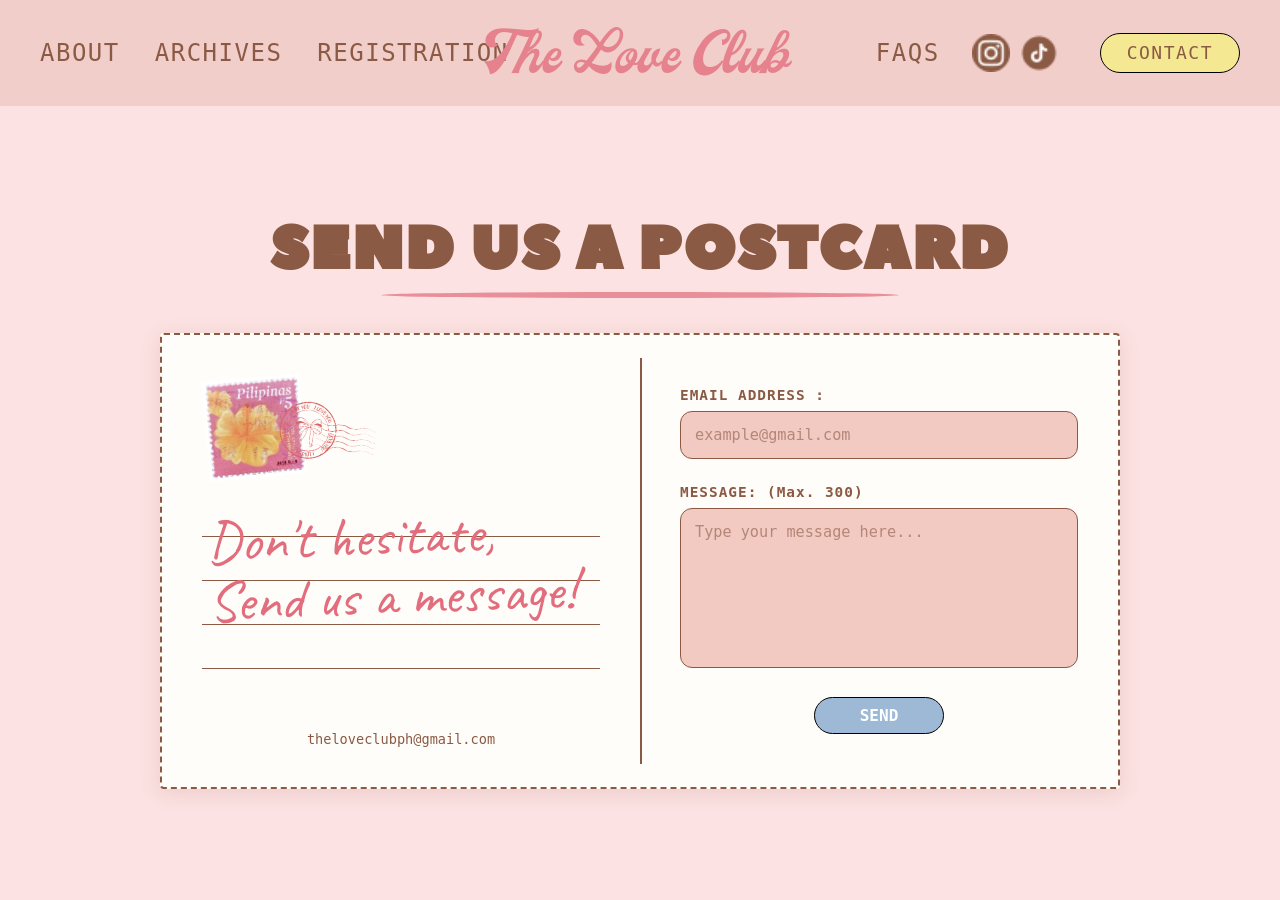
<file: Contact.html>
<!DOCTYPE html>
<html lang="en">
<head>
    <meta charset="UTF-8">
    <meta name="viewport" content="width=device-width, initial-scale=1.0">
    <title>CONTACT US 〡 The Love Club</title>

    <link rel="stylesheet" href="Nav.css">

    <link rel="preconnect" href="https://fonts.googleapis.com">
    <link rel="preconnect" href="https://fonts.gstatic.com" crossorigin>
    <link href="https://fonts.googleapis.com/css2?family=Caveat:wght@400..700&display=swap" rel="stylesheet">

    <style>
        /* BASE STYLES */
        html, body {
            height: 100vh;
            margin: 0;
            padding: 0;
            background-color: #fce2e2;
            overflow: hidden;
        }

        body {
            display: flex;
            flex-direction: column;
        }

        /* BUTTONS */
        .contact-btn {
            text-decoration: none !important;
            border: 1.5px solid #000000;
            padding: 10px 26px;
            border-radius: 25px;
            font-size: 18px !important;
            font-weight: normal;
            line-height: 1;
            margin-left: 10px;
            display: inline-block;
            color: #000000;
        }

        .contact-btn:hover {
            text-decoration: none !important;
            opacity: 1 !important;
        }

        /* CONTACT CONTAINER */
        .contact-container {
            max-width: 1150px;
            margin: auto auto;
            padding: 0 20px;
            text-align: center;
            box-sizing: border-box;
            width: 100%;
        }

        /* TITLE SECTION */
        .title-group {
            display: inline-block;
            margin-bottom: 35px;
        }

        .contact-title {
            font-family: 'Peace Sans', sans-serif;
            font-size: 3.8rem;
            color: #8B5A44;
            margin: 0;
            letter-spacing: 2px;
            text-transform: uppercase;
            line-height: 1.1;
        }

        .title-underline {
            width: 70%;
            height: 6px;
            background-color: #e26d7d;
            margin: 8px auto 0 auto;
            border-radius: 50%;
            opacity: 0.7;
        }

        /* POSTCARD LAYOUT */
        .postcard {
            background-color: #FFFDF9;
            border: 2px dashed #8B5A44;
            border-radius: 4px;
            width: 100%;
            max-width: 960px;
            margin: 0 auto;
            display: grid;
            grid-template-columns: 1fr 1fr;
            position: relative;
            box-shadow: 0 4px 20px rgba(139, 90, 68, 0.15);
        }

        .postcard::after {
            content: "";
            position: absolute;
            top: 5%;
            bottom: 5%;
            left: 50%;
            width: 1.5px;
            background-color: #8B5A44;
        }

        .postcard-left {
            padding: 40px;
            display: flex;
            flex-direction: column;
            justify-content: space-between;
            position: relative;
            text-align: left;
        }

        .stamps-container {
            position: relative;
            height: 110px;
            margin-bottom: 10px;
        }

        .stamp-img {
            height: 105px;
            object-fit: contain;
            transform: rotate(-5deg);
            position: absolute;
            left: 0;
            top: 0;
            z-index: 1;
        }

        .stamp-ribbon {
            height: 100px;
            object-fit: contain;
            transform: rotate(8deg);
            position: absolute;
            left: 75px;
            top: 5px;
            z-index: 2;
        }

        .handwritten-message-box {
            margin: 30px 0;
            position: relative;
        }

        .line-decor {
            border-bottom: 1.5px solid #8B5A44;
            margin-bottom: 32px;
            height: 12px;
        }

        .handwritten-text {
            font-family: 'Caveat', cursive;
            font-size: 3.6rem;
            color: #e26d7d;
            line-height: 1.05;
            position: absolute;
            top: -20px;
            left: 5px;
            width: 100%;
            pointer-events: none;
            transform: rotate(-2deg);
        }

        .postcard-email-footer {
            font-family: monospace;
            font-size: 0.85rem;
            color: #8B5A44;
            text-align: center;
            margin-top: auto;
        }

        .postcard-right {
            padding: 40px;
            display: flex;
            flex-direction: column;
            justify-content: center;
            text-align: left;
        }

        .form-group {
            margin-bottom: 25px;
        }

        .form-group label {
            display: block;
            font-family: monospace;
            font-size: 0.9rem;
            font-weight: bold;
            color: #8B5A44;
            margin-bottom: 8px;
            letter-spacing: 1px;
        }

        .form-group input,
        .form-group textarea {
            width: 100%;
            box-sizing: border-box;
            background-color: #f2cac2;
            border: 1.5px solid #8B5A44;
            border-radius: 12px;
            padding: 14px;
            font-family: monospace;
            font-size: 0.95rem;
            color: #8B5A44;
            outline: none;
        }

        .form-group textarea {
            height: 160px;
            resize: none;
        }

        .form-group input::placeholder,
        .form-group textarea::placeholder {
            color: rgba(139, 90, 68, 0.6);
        }

        .form-group input:-webkit-autofill,
        .form-group input:-webkit-autofill:hover,
        .form-group input:-webkit-autofill:focus {
            -webkit-text-fill-color: #8B5A44 !important;
            box-shadow: 0 0 0px 1000px #f2cac2 inset !important;
            transition: background-color 5000s ease-in-out 0s;
        }

        .submit-btn-container {
            text-align: center;
            margin-top: 5px;
        }

        .send-btn {
            background-color: #9db9d6; 
            border: 1.5px solid #000000;
            border-radius: 20px;
            padding: 8px 45px;
            font-family: monospace;
            font-size: 1rem;
            color: #ffffff;
            cursor: pointer;
            font-weight: bold;
            transition: background-color 0.2s ease, transform 0.1s ease;
        }

        .send-btn:hover {
            background-color: #85a5c5;
        }

        .send-btn:active {
            transform: scale(0.98);
        }


        @media (max-width: 1024px) {
            .contact-title { font-size: 3.2rem; }
            .postcard { max-width: 800px; }
            .handwritten-text { font-size: 3rem; }
        }

        @media (max-width: 768px) {
            html, body { height: auto; overflow: auto; }
            .contact-container { padding: 0 24px 40px; }
            .contact-title { font-size: 2.6rem; }
            .title-group { margin-bottom: 24px; }
            .postcard {
                grid-template-columns: 1fr;
                max-width: 520px;
            }
            /* hide the vertical divider line on single-column */
            .postcard::after { display: none; }
            .postcard-left {
                padding: 30px 30px 20px;
                border-bottom: 1.5px solid #8B5A44;
            }
            .postcard-right { padding: 28px 30px 36px; }
            .handwritten-text { font-size: 2.8rem; }
            .form-group textarea { height: 130px; }
        }

        @media (max-width: 600px) {
            .contact-container { padding: 0 16px 32px; }
            .contact-title { font-size: 2rem; letter-spacing: 1px; }
            .title-underline { height: 5px; margin-top: 6px; }
            .title-group { margin-bottom: 18px; }
            .postcard { border-radius: 4px; }
            .postcard-left { padding: 24px 20px 16px; }
            .postcard-right { padding: 20px 20px 28px; }
            .stamps-container { height: 85px; margin-bottom: 6px; }
            .stamp-img { height: 82px; }
            .stamp-ribbon { height: 78px; left: 60px; }
            .handwritten-text { font-size: 2.3rem; top: -16px; }
            .line-decor { margin-bottom: 26px; }
            .form-group { margin-bottom: 18px; }
            .form-group label { font-size: 0.82rem; }
            .form-group input,
            .form-group textarea { font-size: 0.88rem; padding: 11px; }
            .form-group textarea { height: 110px; }
            .send-btn { font-size: 0.9rem; padding: 8px 36px; }
            .postcard-email-footer { font-size: 0.78rem; }
        }

        @media (max-width: 430px) {
            .contact-title { font-size: 1.7rem; }
            .handwritten-text { font-size: 1.9rem; }
            .stamp-img { height: 68px; }
            .stamp-ribbon { height: 64px; left: 50px; }
            .stamps-container { height: 72px; }
            .form-group textarea { height: 100px; }
            .send-btn { width: 100%; padding: 10px 0; }
        }

        @media (max-width: 360px) {
            .contact-title { font-size: 1.5rem; }
            .handwritten-text { font-size: 1.6rem; }
            .postcard-left { padding: 18px 14px 14px; }
            .postcard-right { padding: 16px 14px 22px; }
            .form-group input,
            .form-group textarea { font-size: 0.82rem; padding: 10px; }
        }
            </style>
        </head>
        <body>
            
            <nav class="navbar">
                <div class="nav-left">
                    <a href="index.html">ABOUT</a>
                    <a href="Archives.html">ARCHIVES</a>
                    <a href="Registration.html">REGISTRATION</a>
                </div>

                <div class="nav-logo">
                    <a href="index.html">The Love Club</a>
                </div>

                <div class="nav-right">
                    <a href="faqs.html">FAQs</a>
                    <div class="nav-socials">
                        <a href="https://www.instagram.com/theloveclubph__" target="_blank" class="icon-link">
                            <img src="ig.png" alt="Instagram">
                        </a>
                        <a href="https://www.tiktok.com/@theloveclubph__" target="_blank" class="icon-link">
                            <img src="tiktok.png" alt="TikTok" class="tiktok-icon">
                        </a>
                    </div>
                    <a href="Contact.html" class="contact-btn active-link">CONTACT</a>
                </div>
            </nav>

            <main class="contact-container">
                <div class="title-group">
                    <h1 class="contact-title">Send Us A Postcard</h1>
                    <div class="title-underline"></div>
                </div>

                <div class="postcard">
                    <div class="postcard-left">
                        <div class="stamps-container">
                            <img src="ph-stamp.png" alt="PH Stamp" class="stamp-img">
                            <img src="ribbon-stamp.png" alt="Ribbon Stamp" class="stamp-ribbon">
                        </div>

                        <div class="handwritten-message-box">
                            <div class="line-decor"></div>
                            <div class="line-decor"></div>
                            <div class="line-decor"></div>
                            <div class="line-decor"></div>
                            <div class="handwritten-text">
                                Don't hesitate,<br>Send us a message!
                            </div>
                        </div>

                        <div class="postcard-email-footer">
                            theloveclubph@gmail.com
                        </div>
                    </div>

                    <div class="postcard-right">
                        <form id="postcardForm">
                            <div class="form-group">
                                <label for="email">EMAIL ADDRESS :</label>
                                <input type="email" id="email" maxlength="254" placeholder="example@gmail.com" required>
                            </div>

                            <div class="form-group">
                                <label for="message">MESSAGE: (Max. 300)</label>
                                <textarea id="message" maxlength="300" placeholder="Type your message here..." required></textarea>
                            </div>

                            <div class="submit-btn-container">
                                <button type="submit" class="send-btn">SEND</button>
                            </div>

                        </form>
                    </div>

                </div>
            </main>

            <script>
                document.getElementById('postcardForm').addEventListener('submit', function(e) {
                    e.preventDefault();

                    const senderEmail = document.getElementById('email').value;
                    const messageBody = document.getElementById('message').value;
                    const targetInbox = "anezkatongol@gmail.com";
                    const emailSubject = encodeURIComponent("New Postcard Message from The Love Club");
                    const formattedBody = encodeURIComponent(
                        `Sender Contact: ${senderEmail}\n\nMessage:\n"${messageBody}"`
                    );
                    const gmailUrl = `https://mail.google.com/mail/?view=cm&fs=1&to=${targetInbox}&su=${emailSubject}&body=${formattedBody}`;
                    window.open(gmailUrl, '_blank');
                });
            </script>

</body>
</html>
</file>
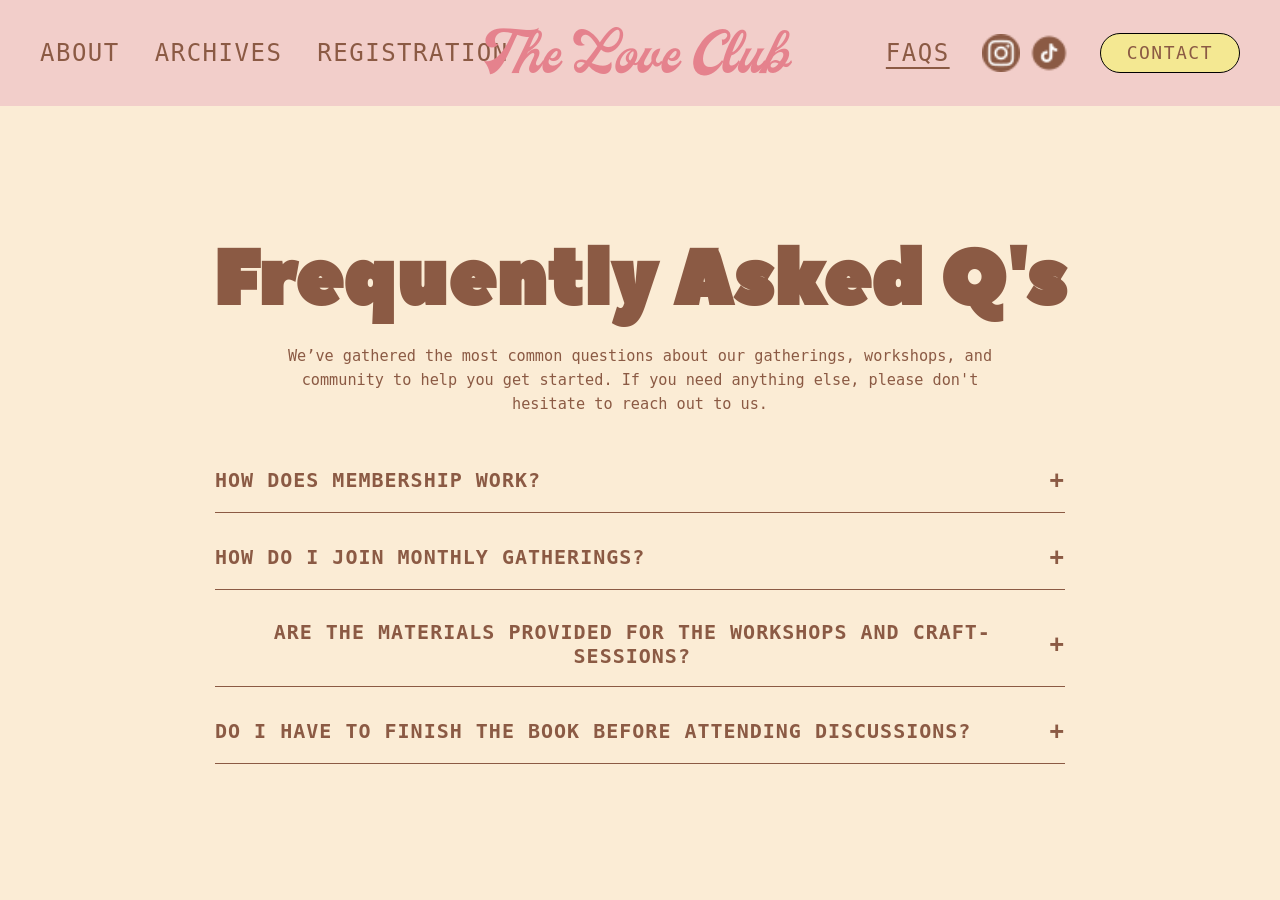
<file: FAQs.html>
<!DOCTYPE html>
<html lang="en">
<head>
    <meta charset="UTF-8">
    <meta name="viewport" content="width=device-width, initial-scale=1.0">
    <title>FAQs 〡 The Love Club</title>

    <link rel="stylesheet" href="Nav.css">

    <style>
        html, body {
            height: 100vh;
            margin: 0;
            padding: 0;
            background-color: #FBECD5;
            overflow: hidden;
        }

        body {
            display: flex;
            flex-direction: column;
        }

        /* FAQ CONTAINER */
        .faq-container {
            max-width: 900px;
            margin: auto;
            padding: 0 20px;
            text-align: center;
            box-sizing: border-box;
            width: 100%;
        }

        .faq-title {
            font-family: 'Peace Sans', sans-serif;
            font-size: 4.8rem;
            color: #8B5A44;
            margin-top: 0;
            margin-bottom: 10px;
            letter-spacing: 1px;
        }

        .faq-subtitle {
            font-family: monospace;
            font-size: 0.95rem;
            color: #8B5A44;
            max-width: 750px;
            margin: 0 auto 35px auto;
            line-height: 1.6;
        }

        /* INFO BLOCKS */
        .info-blocks-container {
            max-width: 850px;
            margin: 0 auto;
            width: 100%;
            display: flex;
            flex-direction: column;
        }

        /* Each FAQ question item */
        .info-block {
            border-bottom: 1.5px solid #8B5A44;
            padding-bottom: 10px;
            margin-bottom: 15px;
        }

        /* TOGGLE & CONTENT */
        .toggle-btn {
            width: 100%;
            background: none;
            border: none;
            outline: none;
            padding: 15px 0 8px 0;
            display: flex;
            justify-content: space-between;
            align-items: center;
            cursor: pointer;
            
            font-family: monospace;
            color: #8B5A44;
            font-size: 20px;
            font-weight: bold;
            letter-spacing: 1px;
        }

        .plus-icon {
            font-size: 24px;
        }

        .toggle-text {
            display: none;
            font-family: monospace;
            text-align: justify;
            color: #8B5A44;
            font-size: 16px;
            line-height: 1.5;
            padding: 10px 0;
        }

        .toggle-text.show {
            display: block;
        }


    @media (max-width: 1024px) {
        .faq-title { font-size: 4rem; }
    }

    @media (max-width: 768px) {
        html, body { height: auto; overflow: auto; }
        .faq-container { padding: 0 24px 40px; }
        .faq-title { font-size: 3.2rem; margin-bottom: 8px; }
        .faq-subtitle { font-size: 0.9rem; margin-bottom: 28px; }
        .toggle-btn { font-size: 17px; }
    }

    @media (max-width: 600px) {
        .faq-container { padding: 0 16px 36px; }
        .faq-title { font-size: 2.6rem; }
        .faq-subtitle { font-size: 0.85rem; margin-bottom: 22px; }
        .toggle-btn { font-size: 15px; letter-spacing: 0.5px; }
        .toggle-text { font-size: 14px; }
        .plus-icon { font-size: 20px; }
    }

    @media (max-width: 430px) {
        .faq-title { font-size: 2.1rem; }
        .faq-subtitle { font-size: 0.8rem; }
        .toggle-btn { font-size: 13px; padding: 12px 0 6px 0; }
        .toggle-text { font-size: 13px; }
    }

    @media (max-width: 360px) {
        .faq-title { font-size: 1.8rem; }
        .toggle-btn { font-size: 12px; }
        .toggle-text { font-size: 12px; }
    }
        </style>
    </head>
    <body>
        
        <nav class="navbar">
            <div class="nav-left">
                <a href="About.html">ABOUT</a>
                <a href="Archives.html">ARCHIVES</a>
                <a href="Registration.html">REGISTRATION</a>
            </div>

            <div class="nav-logo">
                <a href="About.html">The Love Club</a>
            </div>

            <div class="nav-right">
                <a href="Faqs.html" class="active-link">FAQs</a>
                <div class="nav-socials">
                    <a href="https://www.instagram.com/theloveclubph__" target="_blank" class="icon-link">
                        <img src="ig.png" alt="Instagram">
                    </a>
                    <a href="https://www.tiktok.com/@theloveclubph__" target="_blank" class="icon-link">
                        <img src="tiktok.png" alt="TikTok" class="tiktok-icon">
                    </a>
                </div>
                <a href="Contact.html" class="contact-btn">CONTACT</a>
            </div>
        </nav>

        <main class="faq-container">
            <h1 class="faq-title">Frequently Asked Q's</h1>
            <p class="faq-subtitle">
                We’ve gathered the most common questions about our gatherings, workshops, and community to help you get started. 
                If you need anything else, please don't hesitate to reach out to us.
            </p>

            <div class="info-blocks-container">
                <div class="info-block">
                    <button class="toggle-btn">
                        HOW DOES MEMBERSHIP WORK?
                        <span class="plus-icon">+</span>
                    </button>
                    <p class="toggle-text">
                        Joining TLC is <b>free</b> for <b>everyone</b>, allowing you to participate in our community and attend gatherings. For those looking for a more curated experience, we also offer two paid membership tiers—<b>The Page Turner</b> and <b>The Ultimate Bookish</b>—which provide additional perks like digital kits, physical book deliveries, and guaranteed event seating.
                    </p>
                </div>

                <div class="info-block">
                    <button class="toggle-btn">
                        HOW DO I JOIN MONTHLY GATHERINGS?
                        <span class="plus-icon">+</span>
                    </button>
                    <p class="toggle-text">
                        After registering, you will receive an invite to our group chat where you'll have access to our regular updates. You can then sign up for individual events, such as our brunches or picnics, through the registration links provided for each session.
                    </p>
                </div>

                <div class="info-block">
                    <button class="toggle-btn">
                        ARE THE MATERIALS PROVIDED FOR THE WORKSHOPS AND CRAFT-SESSIONS?
                        <span class="plus-icon">+</span>
                    </button>
                    <p class="toggle-text">
                        Yes, we provide the essential supplies for all our activities, including floral arrangements and craft projects. You are also welcome to bring your own favorite tools or stationery if you’d like to personalize your creations further.
                    </p>
                </div>

                <div class="info-block">
                    <button class="toggle-btn">
                        DO I HAVE TO FINISH THE BOOK BEFORE ATTENDING DISCUSSIONS?
                        <span class="plus-icon">+</span>
                    </button>
                    <p class="toggle-text">
                        You don’t have to! While the conversation will involve spoilers and deep dives into the plot, you are welcome to join us for the food and company even if you are still mid-chapter.
                    </p>
                </div>

            </div>
        </main>

        <script>
            const toggleButtons = document.querySelectorAll('.toggle-btn');

            toggleButtons.forEach(btn => {
                btn.addEventListener('click', function() {
                    const textParagraph = this.nextElementSibling;
                    const icon = this.querySelector('.plus-icon');

                    textParagraph.classList.toggle('show');

                    if (textParagraph.classList.contains('show')) {
                        icon.textContent = '−';
                        setTimeout(() => {
                            textParagraph.scrollIntoView({ behavior: 'smooth', block: 'nearest' });
                        }, 50);
                    } else {
                        icon.textContent = '+';
                    }
                });
            });
        </script>

</body>
</html>
</file>
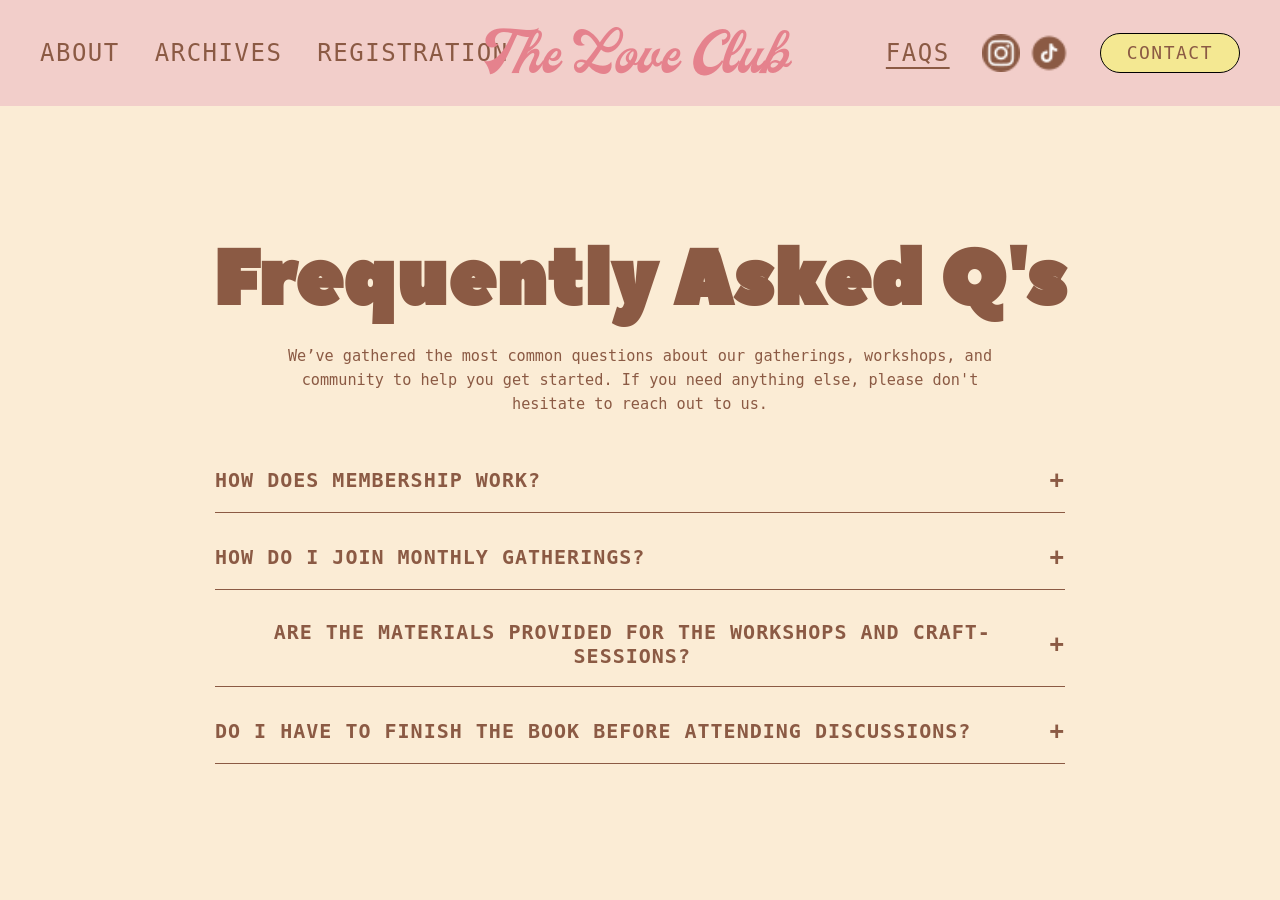
<file: faqs.html>
<!DOCTYPE html>
<html lang="en">
<head>
    <meta charset="UTF-8">
    <meta name="viewport" content="width=device-width, initial-scale=1.0">
    <title>FAQs 〡 The Love Club</title>

    <link rel="stylesheet" href="Nav.css">

    <style>
        html, body {
            height: 100vh;
            margin: 0;
            padding: 0;
            background-color: #FBECD5;
            overflow: hidden;
        }

        body {
            display: flex;
            flex-direction: column;
        }

        /* FAQ CONTAINER */
        .faq-container {
            max-width: 900px;
            margin: auto;
            padding: 0 20px;
            text-align: center;
            box-sizing: border-box;
            width: 100%;
        }

        .faq-title {
            font-family: 'Peace Sans', sans-serif;
            font-size: 4.8rem;
            color: #8B5A44;
            margin-top: 0;
            margin-bottom: 10px;
            letter-spacing: 1px;
        }

        .faq-subtitle {
            font-family: monospace;
            font-size: 0.95rem;
            color: #8B5A44;
            max-width: 750px;
            margin: 0 auto 35px auto;
            line-height: 1.6;
        }

        /* INFO BLOCKS */
        .info-blocks-container {
            max-width: 850px;
            margin: 0 auto;
            width: 100%;
            display: flex;
            flex-direction: column;
        }

        /* Each FAQ question item */
        .info-block {
            border-bottom: 1.5px solid #8B5A44;
            padding-bottom: 10px;
            margin-bottom: 15px;
        }

        /* TOGGLE & CONTENT */
        .toggle-btn {
            width: 100%;
            background: none;
            border: none;
            outline: none;
            padding: 15px 0 8px 0;
            display: flex;
            justify-content: space-between;
            align-items: center;
            cursor: pointer;
            
            font-family: monospace;
            color: #8B5A44;
            font-size: 20px;
            font-weight: bold;
            letter-spacing: 1px;
        }

        .plus-icon {
            font-size: 24px;
        }

        .toggle-text {
            display: none;
            font-family: monospace;
            text-align: justify;
            color: #8B5A44;
            font-size: 16px;
            line-height: 1.5;
            padding: 10px 0;
        }

        .toggle-text.show {
            display: block;
        }


    @media (max-width: 1024px) {
        .faq-title { font-size: 4rem; }
    }

    @media (max-width: 768px) {
        html, body { height: auto; overflow: auto; }
        .faq-container { padding: 0 24px 40px; }
        .faq-title { font-size: 3.2rem; margin-bottom: 8px; }
        .faq-subtitle { font-size: 0.9rem; margin-bottom: 28px; }
        .toggle-btn { font-size: 17px; }
    }

    @media (max-width: 600px) {
        .faq-container { padding: 0 16px 36px; }
        .faq-title { font-size: 2.6rem; }
        .faq-subtitle { font-size: 0.85rem; margin-bottom: 22px; }
        .toggle-btn { font-size: 15px; letter-spacing: 0.5px; }
        .toggle-text { font-size: 14px; }
        .plus-icon { font-size: 20px; }
    }

    @media (max-width: 430px) {
        .faq-title { font-size: 2.1rem; }
        .faq-subtitle { font-size: 0.8rem; }
        .toggle-btn { font-size: 13px; padding: 12px 0 6px 0; }
        .toggle-text { font-size: 13px; }
    }

    @media (max-width: 360px) {
        .faq-title { font-size: 1.8rem; }
        .toggle-btn { font-size: 12px; }
        .toggle-text { font-size: 12px; }
    }
        </style>
    </head>
    <body>
        
        <nav class="navbar">
            <div class="nav-left">
                <a href="index.html">ABOUT</a>
                <a href="Archives.html">ARCHIVES</a>
                <a href="Registration.html">REGISTRATION</a>
            </div>

            <div class="nav-logo">
                <a href="index.html">The Love Club</a>
            </div>

            <div class="nav-right">
                <a href="faqs.html" class="active-link">FAQs</a>
                <div class="nav-socials">
                    <a href="https://www.instagram.com/theloveclubph__" target="_blank" class="icon-link">
                        <img src="ig.png" alt="Instagram">
                    </a>
                    <a href="https://www.tiktok.com/@theloveclubph__" target="_blank" class="icon-link">
                        <img src="tiktok.png" alt="TikTok" class="tiktok-icon">
                    </a>
                </div>
                <a href="Contact.html" class="contact-btn">CONTACT</a>
            </div>
        </nav>

        <main class="faq-container">
            <h1 class="faq-title">Frequently Asked Q's</h1>
            <p class="faq-subtitle">
                We’ve gathered the most common questions about our gatherings, workshops, and community to help you get started. 
                If you need anything else, please don't hesitate to reach out to us.
            </p>

            <div class="info-blocks-container">
                <div class="info-block">
                    <button class="toggle-btn">
                        HOW DOES MEMBERSHIP WORK?
                        <span class="plus-icon">+</span>
                    </button>
                    <p class="toggle-text">
                        Joining TLC is <b>free</b> for <b>everyone</b>, allowing you to participate in our community and attend gatherings. For those looking for a more curated experience, we also offer two paid membership tiers—<b>The Page Turner</b> and <b>The Ultimate Bookish</b>—which provide additional perks like digital kits, physical book deliveries, and guaranteed event seating.
                    </p>
                </div>

                <div class="info-block">
                    <button class="toggle-btn">
                        HOW DO I JOIN MONTHLY GATHERINGS?
                        <span class="plus-icon">+</span>
                    </button>
                    <p class="toggle-text">
                        After registering, you will receive an invite to our group chat where you'll have access to our regular updates. You can then sign up for individual events, such as our brunches or picnics, through the registration links provided for each session.
                    </p>
                </div>

                <div class="info-block">
                    <button class="toggle-btn">
                        ARE THE MATERIALS PROVIDED FOR THE WORKSHOPS AND CRAFT-SESSIONS?
                        <span class="plus-icon">+</span>
                    </button>
                    <p class="toggle-text">
                        Yes, we provide the essential supplies for all our activities, including floral arrangements and craft projects. You are also welcome to bring your own favorite tools or stationery if you’d like to personalize your creations further.
                    </p>
                </div>

                <div class="info-block">
                    <button class="toggle-btn">
                        DO I HAVE TO FINISH THE BOOK BEFORE ATTENDING DISCUSSIONS?
                        <span class="plus-icon">+</span>
                    </button>
                    <p class="toggle-text">
                        You don’t have to! While the conversation will involve spoilers and deep dives into the plot, you are welcome to join us for the food and company even if you are still mid-chapter.
                    </p>
                </div>

            </div>
        </main>

        <script>
            const toggleButtons = document.querySelectorAll('.toggle-btn');

            toggleButtons.forEach(btn => {
                btn.addEventListener('click', function() {
                    const textParagraph = this.nextElementSibling;
                    const icon = this.querySelector('.plus-icon');

                    textParagraph.classList.toggle('show');

                    if (textParagraph.classList.contains('show')) {
                        icon.textContent = '−';
                        setTimeout(() => {
                            textParagraph.scrollIntoView({ behavior: 'smooth', block: 'nearest' });
                        }, 50);
                    } else {
                        icon.textContent = '+';
                    }
                });
            });
        </script>

</body>
</html>
</file>
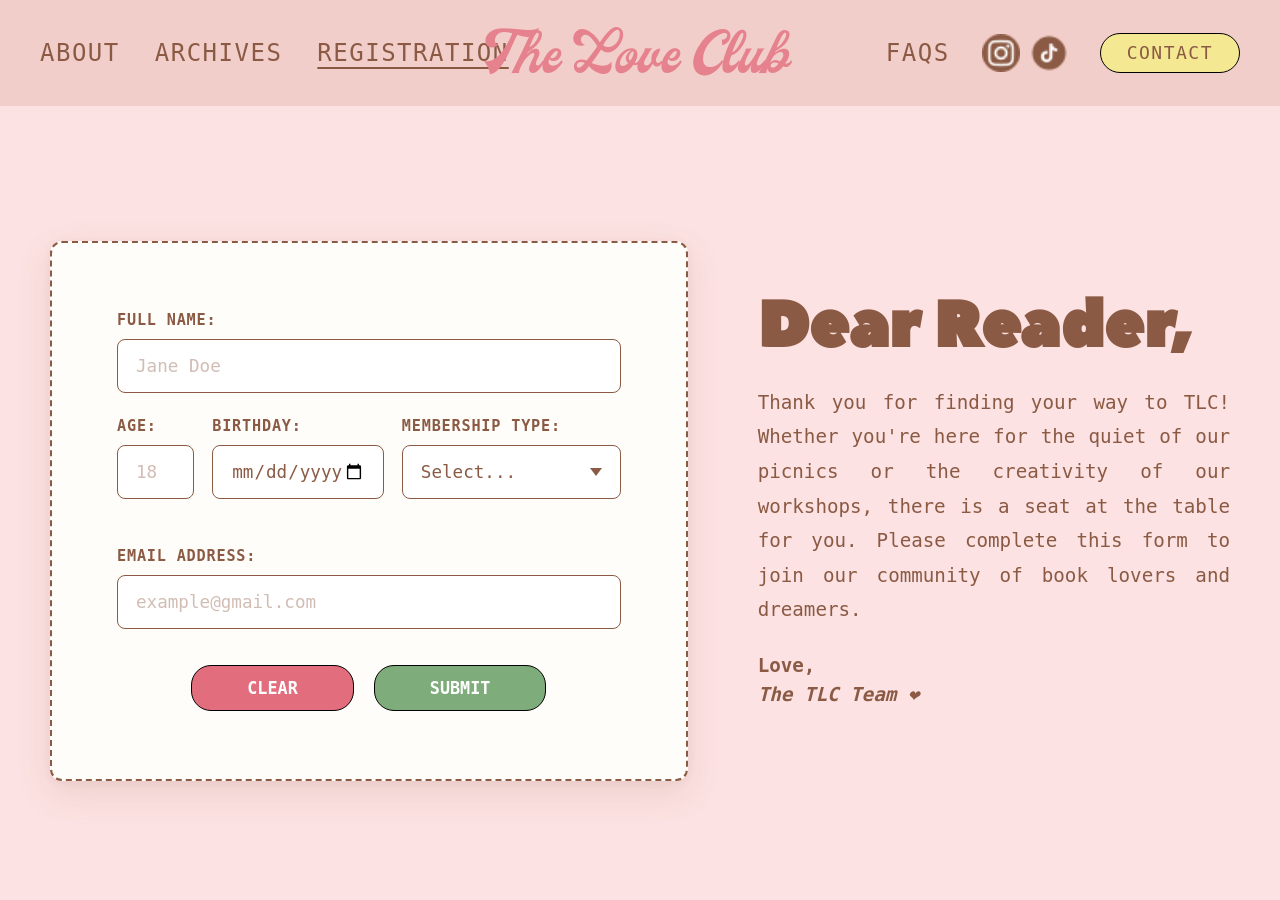
<file: Registration.html>
<!DOCTYPE html>
<html lang="en">
<head>
    <meta charset="UTF-8">
    <meta name="viewport" content="width=device-width, initial-scale=1.0">
    <title>REGISTRATION 〡 The Love Club</title>

    <link rel="stylesheet" href="Nav.css">

    <style>
        html, body {
            height: 100%; 
            margin: 0;
            padding: 0;
            background-color: #fce2e2; 
        }

        body {
            display: flex;
            flex-direction: column;
        }

        /* FORM CONTAINER */
        .registration-container {
            max-width: 1350px;
            width: 100%;
            margin: 15px auto 0 auto;
            padding: 0 50px;
            display: grid;
            grid-template-columns: 1.35fr 1fr; 
            gap: 70px;
            align-items: center;
            justify-content: center;
            flex: 1;
            box-sizing: border-box;
        }

        /* FORM CARD */
        .postcard-form-card {
            background-color: #FFFDF9; 
            border: 2px dashed #8B5A44;
            border-radius: 12px;
            width: 100%;
            max-width: 820px;
            min-height: 540px; 
            padding: 60px 65px; 
            box-sizing: border-box;
            box-shadow: 0 12px 35px rgba(139, 90, 68, 0.14), 
                        0 2px 8px rgba(139, 90, 68, 0.06);
            margin: 0 auto; 
            
            display: flex;
            flex-direction: column;
            justify-content: center;
        }

        #registrationForm {
            width: 100%;
        }

        /* FORM FIELDS */
        .form-group {
            margin-bottom: 24px; 
        }

        .form-row-three {
            display: grid;
            grid-template-columns: 0.6fr 1.1fr 1.7fr; 
            gap: 18px; 
            margin-bottom: 24px;
        }

        .form-group label {
            display: block;
            font-family: monospace;
            font-size: 0.95rem; 
            font-weight: bold;
            color: #8B5A44;
            margin-bottom: 10px;
            letter-spacing: 0.8px;
            text-transform: uppercase;
        }

        .form-group input,
        .form-group select {
            width: 100%;
            box-sizing: border-box;
            background-color: #ffffff;
            border: 1.8px solid #8B5A44; 
            border-radius: 8px;
            padding: 14px 18px; 
            font-family: monospace;
            font-size: 1.1rem; 
            color: #8B5A44;
            outline: none;
            height: 54px; 
            transition: all 0.2s ease;
        }

        .form-group input:focus,
        .form-group select:focus {
            border-color: #8B5A44;
            box-shadow: none;
        }

        .form-group input:-webkit-autofill,
        .form-group input:-webkit-autofill:hover, 
        .form-group input:-webkit-autofill:focus,
        .form-group select:-webkit-autofill,
        .form-group select:-webkit-autofill:hover,
        .form-group select:-webkit-autofill:focus {
            -webkit-text-fill-color: #8B5A44 !important;
            box-shadow: 0 0 0px 1000px #ffffff inset !important;
            transition: background-color 5000s ease-in-out 0s;
        }

        .form-group input::placeholder {
            color: rgba(139, 90, 68, 0.4);
        }

        .form-group select {
            cursor: pointer;
            appearance: none;
            background-image: url("data:image/svg+xml;utf8,<svg xmlns='http://www.w3.org/2000/svg' width='12' height='8' fill='%238B5A44'><path d='M0 0h12L6 8z'/></svg>");
            background-repeat: no-repeat;
            background-position: right 18px center;
            padding-right: 38px;
        }

        .form-actions {
            display: flex;
            gap: 20px;
            margin-top: 36px; 
            justify-content: center;
        }

        .form-btn {
            border: 1.5px solid #000000;
            border-radius: 20px;
            padding: 12px 55px; 
            font-family: monospace;
            font-size: 1.05rem;
            font-weight: bold;
            cursor: pointer;
            transition: opacity 0.2s ease, transform 0.1s ease;
        }

        .form-btn:active {
            transform: scale(0.96);
        }

        .btn-clear {
            background-color: #e26d7d; 
            color: #ffffff;
        }

        .btn-submit {
            background-color: #7eac7a; 
            color: #ffffff;
        }

        .success-message {
            display: none; 
            text-align: center;
            width: 100%;
            color: #8B5A44;
            animation: fadeIn 0.4s ease;
        }

        .success-message h2 {
            font-family: monospace;
            font-size: 2.2rem; 
            margin-bottom: 18px;
            text-transform: uppercase;
            letter-spacing: 1px;
        }

        .success-message p {
            font-family: monospace;
            font-size: 1.25rem;
            line-height: 1.7;
        }

        @keyframes fadeIn {
            from { opacity: 0; transform: translateY(12px); }
            to { opacity: 1; transform: translateY(0); }
        }

        .content-side {
            text-align: left; 
            color: #8B5A44;
            padding-bottom: 20px; 
            margin-top: auto;
            margin-bottom: auto; 
            margin-right: auto; 
            max-width: 500px; 
        }

        .dear-reader-title {
            font-family: 'Peace Sans', sans-serif;
            font-size: 4rem; 
            margin: 0 0 24px 0; 
            line-height: 1.1;
            letter-spacing: 0.5px;
        }

        .letter-body-text {
            font-family: monospace;
            font-size: 1.2rem; 
            line-height: 1.8; 
            margin-bottom: 24px; 
            text-align: justify; 
        }

        .letter-sign-off {
            font-family: monospace;
            font-size: 1.2rem;
            line-height: 1.5; 
            font-weight: bold;
        }

        /* Responsive styling — Registration.html */

        @media (max-width: 1024px) {
            .registration-container {
                grid-template-columns: 1fr 1fr;
                gap: 40px;
                padding: 0 30px;
            }
            .postcard-form-card { padding: 50px 45px; }
            .dear-reader-title { font-size: 3.2rem; }
            .letter-body-text { font-size: 1.05rem; }
        }

        @media (max-width: 860px) {
            .registration-container {
                grid-template-columns: 1fr;
                gap: 30px;
                padding: 24px 30px 40px;
                margin-top: 10px;
            }
            .postcard-form-card {
                max-width: 100%;
                min-height: unset;
                padding: 44px 40px;
            }
            .content-side {
                max-width: 100%;
                text-align: center;
                padding-bottom: 0;
                /* move letter below the form on mobile */
                order: 2;
            }
            .postcard-form-card { order: 1; }
            .dear-reader-title { font-size: 3rem; }
            .letter-body-text { text-align: center; font-size: 1rem; }
            .letter-sign-off { font-size: 1rem; }
        }

        @media (max-width: 768px) {
            .registration-container { padding: 20px 24px 36px; }
            .postcard-form-card { padding: 36px 30px; }
            .form-row-three {
                grid-template-columns: 1fr 1fr;
                gap: 14px;
            }
            /* Membership select spans full width */
            .form-row-three .form-group:last-child {
                grid-column: 1 / -1;
            }
            .form-group label { font-size: 0.85rem; }
            .form-group input,
            .form-group select { font-size: 1rem; height: 50px; padding: 12px 16px; }
            .form-btn { padding: 11px 40px; font-size: 0.95rem; }
            .dear-reader-title { font-size: 2.6rem; }
            .letter-body-text { font-size: 0.95rem; }
        }

        @media (max-width: 600px) {
            .registration-container { padding: 16px 16px 32px; gap: 20px; }
            .postcard-form-card { padding: 28px 20px; border-radius: 10px; }
            .form-row-three {
                grid-template-columns: 1fr 1fr;
                gap: 12px;
            }
            .form-row-three .form-group:last-child {
                grid-column: 1 / -1;
            }
            .form-group { margin-bottom: 18px; }
            .form-group label { font-size: 0.8rem; margin-bottom: 7px; }
            .form-group input,
            .form-group select { font-size: 0.95rem; height: 46px; padding: 10px 14px; }
            .form-actions { gap: 14px; margin-top: 26px; }
            .form-btn { padding: 10px 30px; font-size: 0.9rem; }
            .success-message h2 { font-size: 1.6rem; }
            .success-message p { font-size: 1rem; }
            .dear-reader-title { font-size: 2.2rem; }
            .letter-body-text { font-size: 0.9rem; line-height: 1.7; margin-bottom: 16px; }
            .letter-sign-off { font-size: 0.9rem; }
        }

        @media (max-width: 430px) {
            .registration-container { padding: 12px 12px 28px; }
            .postcard-form-card { padding: 24px 16px; }
            .form-row-three {
                grid-template-columns: 1fr;
                gap: 0;
            }
            .form-row-three .form-group:last-child {
                grid-column: unset;
            }
            .form-group input,
            .form-group select { font-size: 0.9rem; height: 44px; }
            .form-btn { padding: 10px 24px; font-size: 0.85rem; }
            .dear-reader-title { font-size: 1.9rem; }
            .letter-body-text { font-size: 0.85rem; }
        }

        @media (max-width: 360px) {
            .postcard-form-card { padding: 20px 14px; }
            .form-group label { font-size: 0.75rem; }
            .form-group input,
            .form-group select { font-size: 0.85rem; height: 42px; padding: 9px 12px; }
            .form-actions { flex-direction: column; align-items: center; gap: 10px; }
            .form-btn { width: 100%; text-align: center; padding: 11px 0; }
            .dear-reader-title { font-size: 1.7rem; }
            .success-message h2 { font-size: 1.3rem; }
            .success-message p { font-size: 0.9rem; }
        }
            </style>
        </head>
        <body>
            
            <nav class="navbar">
                <div class="nav-left">
                    <a href="index.html">ABOUT</a>
                    <a href="Archives.html">ARCHIVES</a>
                    <a href="Registration.html" class="active-link">REGISTRATION</a>
                </div>

                <div class="nav-logo">
                    <a href="index.html">The Love Club</a>
                </div>

                <div class="nav-right">
                    <a href="faqs.html">FAQs</a>
                    <div class="nav-socials">
                        <a href="https://www.instagram.com/theloveclubph__" target="_blank" class="icon-link">
                            <img src="ig.png" alt="Instagram">
                        </a>
                        <a href="https://www.tiktok.com/@theloveclubph__" target="_blank" class="icon-link">
                            <img src="tiktok.png" alt="TikTok">
                        </a>
                    </div>
                    <a href="Contact.html" class="contact-btn">CONTACT</a>
                </div>
            </nav>

            <main class="registration-container">
                <div class="postcard-form-card">
                    <form id="registrationForm">
                        <div class="form-group">
                            <label for="fullName">Full Name:</label>
                            <input type="text" id="fullName" maxlength="20" placeholder="Jane Doe" required>
                        </div>

                        <div class="form-row-three">
                            <div class="form-group">
                                <label for="age">Age:</label>
                                <input type="number" id="age" min="18" max="120" placeholder="18" required>
                            </div>

                            <div class="form-group">
                                <label for="birthday">Birthday:</label>
                                <input type="date" id="birthday" required>
                            </div>

                            <div class="form-group">
                                <label for="membershipType">Membership Type:</label>
                                <select id="membershipType" required>
                                    <option value="" disabled selected hidden>Select...</option>
                                    <option value="Basic Reader">Basic Reader</option>
                                    <option value="Page Turner">Page Turner</option>
                                    <option value="Ultimate Bookish">Ultimate Bookish</option>
                                </select>
                            </div>
                        </div>

                        <div class="form-group">
                            <label for="email">Email Address:</label>
                            <input type="email" id="email" maxlength="254" placeholder="example@gmail.com" required>
                        </div>

                        <div class="form-actions">
                            <button type="reset" class="form-btn btn-clear">CLEAR</button>
                            <button type="submit" class="form-btn btn-submit">SUBMIT</button>
                        </div>

                    </form>

                    <div id="successNote" class="success-message">
                        <h2>Welcome to the club!</h2>
                        <p>You are now <b>registered</b> ♥<br>Thank you for joining our community!</p>
                    </div>
                </div>

                <div class="content-side">
                    <h1 class="dear-reader-title">Dear Reader,</h1>
                    <p class="letter-body-text">
                        Thank you for finding your way to TLC! Whether you're here for the quiet of our 
                        picnics or the creativity of our workshops, there is a seat at the table for you. 
                        Please complete this form to join our community of book lovers and dreamers.
                    </p>
                    <div class="letter-sign-off">
                        Love,<br>
                        <i>The TLC Team ❤︎⁠</i>
                    </div>
                </div>

            </main>

            <script>
                const birthdayInput = document.getElementById('birthday');
                const today = new Date();
                const minAge = 18;
                const minYear = today.getFullYear() - minAge;
                const currentMonth = String(today.getMonth() + 1).padStart(2, '0');
                const currentDate = String(today.getDate()).padStart(2, '0');
                const maxBirthdayDate = `${minYear}-${currentMonth}-${currentDate}`;
                
                birthdayInput.max = maxBirthdayDate;

                document.getElementById('registrationForm').addEventListener('submit', function(e) {
                    e.preventDefault();

                    const ageValue = parseInt(document.getElementById('age').value);
                    const selectedBirthday = new Date(birthdayInput.value);
                    const birthdayLimit = new Date(maxBirthdayDate);

                    if (ageValue < minAge) {
                        alert("Membership registration is restricted to readers aged 18 years and above.");
                        return;
                    }

                    if (selectedBirthday > birthdayLimit) {
                        alert("The Love Club requires members to be at least 18 years old. Please check your birthdate choice.");
                        return;
                    }

                    document.getElementById('registrationForm').style.display = 'none';
                    document.getElementById('successNote').style.display = 'block';

                    setTimeout(() => {
                        document.getElementById('successNote').style.display = 'none'; 
                        document.getElementById('registrationForm').style.display = 'block';
                        document.getElementById('registrationForm').reset();
                    }, 4000); //
                });

                window.addEventListener('DOMContentLoaded', () => {
                    const urlParams = new URLSearchParams(window.location.search);
                    const selectedTier = urlParams.get('tier');

                    if (selectedTier) {
                        const membershipDropdown = document.getElementById('membershipType');
                        if (membershipDropdown) {
                            membershipDropdown.value = selectedTier;
                        }
                    }
                });
            </script>

</body>
</html>
</file>
<file: Nav.css>
/* FONTS */
@font-face {
    font-family: 'Milestone';
    src: url('MilestoneFreeVersion-Script.otf'); 
    font-weight: normal;
    font-style: normal;
}

@font-face {
    font-family: 'Peace Sans';
    src: url('Peace Sans Webfont.ttf');
    font-weight: normal;
    font-style: normal;
}

/* RESET STYLES */
* {
    margin: 0;
    padding: 0;
    box-sizing: border-box;
}


/* NAVBAR MAIN */
.navbar {
    background-color: #f2ceca; 
    width: 100%;
    font-family: monospace;  
    padding: 24px 40px;      
    
    display: flex;
    justify-content: space-between; 
    align-items: center;
    position: relative; 
    min-height: 106px; 
}


/* NAV SECTIONS */
.nav-left {
    display: flex;
    align-items: center;
    gap: 35px;
    z-index: 5;
}

.nav-right {
    display: flex;
    align-items: center;
    gap: 32px;          
    z-index: 5;
}

/* NAV LOGO */
.nav-logo {
    position: absolute;
    left: 50%;
    top: 50%;
    transform: translate(-50%, -50%); 
    display: flex;
    justify-content: center;
    align-items: center;
    pointer-events: auto;
    z-index: 10;
}

/* NAV LINKS & HOVER */
.navbar a {
    text-decoration: none;
    color: #8B5A44; 
    font-weight: normal;     
    font-size: 24px;         
    letter-spacing: 1.5px;   
    text-transform: uppercase; 
    display: inline-flex;
    align-items: center; 
    transition: opacity 0.2s ease;
}

.navbar a:hover {
    opacity: 0.7;
}

/* ACTIVE LINK INDICATOR */
.active-link {
    font-weight: normal !important; 
    text-decoration: underline !important;
    text-underline-offset: 6px;
    text-decoration-thickness: 2px; 
}

/* BRAND LOGO */
.nav-logo a {
    font-family: 'Milestone', sans-serif;
    color: #e5828d; 
    font-size: 58px;         
    text-decoration: none;
    white-space: nowrap;
    padding: 0 15px;
    display: block;
    line-height: 0.8;        
    text-transform: none;    
}

/* SOCIALS & ICONS */
.nav-socials {
    display: inline-flex;
    align-items: center; 
    gap: 10px;              
}

/* SOCIAL ICONS */
.nav-socials .icon-link img {
    width: 38px !important;
    height: 50px !important;
    object-fit: contain !important; 
    display: block;
}

/* --- CONTACT BUTTON --- */
.contact-btn {
    background-color: #f4e892; 
    border: 1.5px solid #000000; 
    padding: 10px 26px;       
    border-radius: 25px;      
    font-size: 18px !important; 
    font-weight: normal; 
    line-height: 1;
}

.contact-btn:hover {
    background-color: #ede07b;
    opacity: 1 !important;
}


/* RESPONSIVE BREAKPOINTS */

/* TABLETS */
@media (max-width: 1024px) {
    .navbar {
        padding: 20px 30px;
        min-height: auto;
    }
    
    .navbar a {
        font-size: 18px; 
        letter-spacing: 1px;
    }

    .nav-logo a {
        font-size: 46px; 
    }

    .nav-left { gap: 20px; }
    .nav-right { gap: 20px; }
}


/* MOBILE PHONES */
@media (max-width: 768px) {
    .navbar {
        flex-direction: column; 
        justify-content: center;
        gap: 16px;
        padding: 20px 15px;
    }

    .nav-logo {
        position: static;
        transform: none;
        width: 100%;
        order: 1; 
    }

    .nav-logo a {
        font-size: 48px;
        text-align: center;
        padding: 5px 0;
    }

    .nav-left {
        width: 100%;
        justify-content: center; 
        gap: 20px;
        order: 2; 
    }

    .nav-right {
        width: 100%;
        justify-content: center; /* Centers social row and button */
        gap: 20px;
        order: 3; /* Social actions go last */
    }

    .navbar a {
        font-size: 15px; /* Fully optimized typography for thumb clicks */
        letter-spacing: 1px;
    }

    .nav-socials .icon-link img {
        width: 32px !important;
        height: 40px !important;
    }

    .contact-btn {
        padding: 8px 20px;
        font-size: 15px !important;
    }
}

/* --- FONTS --- */
@font-face {
    font-family: 'Milestone';
    src: url('MilestoneFreeVersion-Script.otf'); 
    font-weight: normal;
    font-style: normal;
}

@font-face {
    font-family: 'Peace Sans';
    src: url('Peace Sans Webfont.ttf');
    font-weight: normal;
    font-style: normal;
}

/* --- GLOBAL RESET --- */
* {
    margin: 0;
    padding: 0;
    box-sizing: border-box;
}

/* --- NAVBAR STRUCTURE --- */
.navbar {
    background-color: #f2ceca; 
    width: 100%;
    font-family: monospace;  
    padding: 24px 40px;      
    
    display: flex;
    justify-content: space-between;
    align-items: center;
    position: relative; 
    min-height: 106px; 
}

.nav-left {
    display: flex;
    align-items: center;
    gap: 35px;
    z-index: 5;
}

.nav-right {
    display: flex;
    align-items: center;
    gap: 32px;          
    z-index: 5;
}

/* ABSOLUTE CENTERED LOGO ON DESKTOP */
.nav-logo {
    position: absolute;
    left: 50%;
    top: 50%;
    transform: translate(-50%, -50%); 
    display: flex;
    justify-content: center;
    align-items: center;
    pointer-events: auto;
    z-index: 10;
}

/* --- LINKS --- */
.navbar a {
    text-decoration: none;
    color: #8B5A44; 
    font-weight: normal;     
    font-size: 24px;         
    letter-spacing: 1.5px;   
    text-transform: uppercase; 
    display: inline-flex;
    align-items: center; 
    transition: opacity 0.2s ease;
}

.navbar a:hover {
    opacity: 0.7;
}

.active-link {
    font-weight: normal !important; 
    text-decoration: underline !important;
    text-underline-offset: 6px;
    text-decoration-thickness: 2px; 
}

/* BRAND LOGO */
.nav-logo a {
    font-family: 'Milestone', sans-serif;
    color: #e5828d; 
    font-size: 58px;         
    text-decoration: none;
    white-space: nowrap;
    padding: 0 15px;
    display: block;
    line-height: 0.8;        
    text-transform: none;    
}

/* --- SOCIALS --- */
.nav-socials {
    display: inline-flex;
    align-items: center; 
    gap: 10px;              
}

.nav-socials .icon-link img {
    width: 38px !important;
    height: 50px !important;
    object-fit: contain !important; 
    display: block;
}

/* --- CONTACT BUTTON --- */
.contact-btn {
    background-color: #f4e892; 
    border: 1.5px solid #000000; 
    padding: 10px 26px;       
    border-radius: 25px;      
    font-size: 18px !important; 
    font-weight: normal; 
    line-height: 1;
}

.contact-btn:hover {
    background-color: #ede07b;
    opacity: 1 !important;
}


/* ==========================================================================
   RESPONSIVE BREAKPOINTS
   ========================================================================== */

/* --- Large tablets (links start crowding the logo) --- */
@media (max-width: 1100px) {
    .navbar {
        padding: 20px 28px;
        min-height: auto;
    }
    .navbar a {
        font-size: 18px;
        letter-spacing: 1px;
    }
    .nav-logo a { font-size: 46px; }
    .nav-left { gap: 20px; }
    .nav-right { gap: 18px; }
    .contact-btn { padding: 9px 20px; font-size: 16px !important; }
}

@media (max-width: 960px) {
    .navbar a { font-size: 15px; letter-spacing: 0.8px; }
    .nav-logo a { font-size: 40px; }
    .nav-left { gap: 16px; }
    .nav-right { gap: 14px; }
    .nav-socials .icon-link img { width: 30px !important; height: 38px !important; }
    .contact-btn { padding: 8px 16px; font-size: 14px !important; }
}

@media (max-width: 820px) {
    .navbar {
        flex-direction: column;
        justify-content: center;
        gap: 14px;
        padding: 18px 15px;
        min-height: auto;
    }

    .nav-logo {
        position: static;
        transform: none;
        width: 100%;
        order: 1;
    }

    .nav-logo a {
        font-size: 48px;
        text-align: center;
        padding: 4px 0;
    }

    .nav-left {
        width: 100%;
        justify-content: center;
        gap: 20px;
        order: 2;
    }

    .nav-right {
        width: 100%;
        justify-content: center;
        gap: 18px;
        order: 3;
    }

    .navbar a {
        font-size: 15px;
        letter-spacing: 1px;
    }

    .nav-socials .icon-link img {
        width: 32px !important;
        height: 40px !important;
    }

    .contact-btn {
        padding: 8px 20px;
        font-size: 15px !important;
    }
}

/* --- Small phones --- */
@media (max-width: 480px) {
    .navbar { gap: 12px; padding: 16px 12px; }
    .navbar a { font-size: 13px; letter-spacing: 0.5px; }
    .nav-left { gap: 14px; }
    .nav-right { gap: 14px; }
    .nav-logo a { font-size: 40px; }
    .contact-btn { padding: 7px 16px; font-size: 13px !important; }
}

/* --- Very small phones --- */
@media (max-width: 360px) {
    .navbar a { font-size: 12px; }
    .nav-left { gap: 10px; }
    .nav-right { gap: 10px; }
    .nav-logo a { font-size: 34px; }
    .nav-socials .icon-link img { width: 26px !important; height: 32px !important; }
}
</file>
